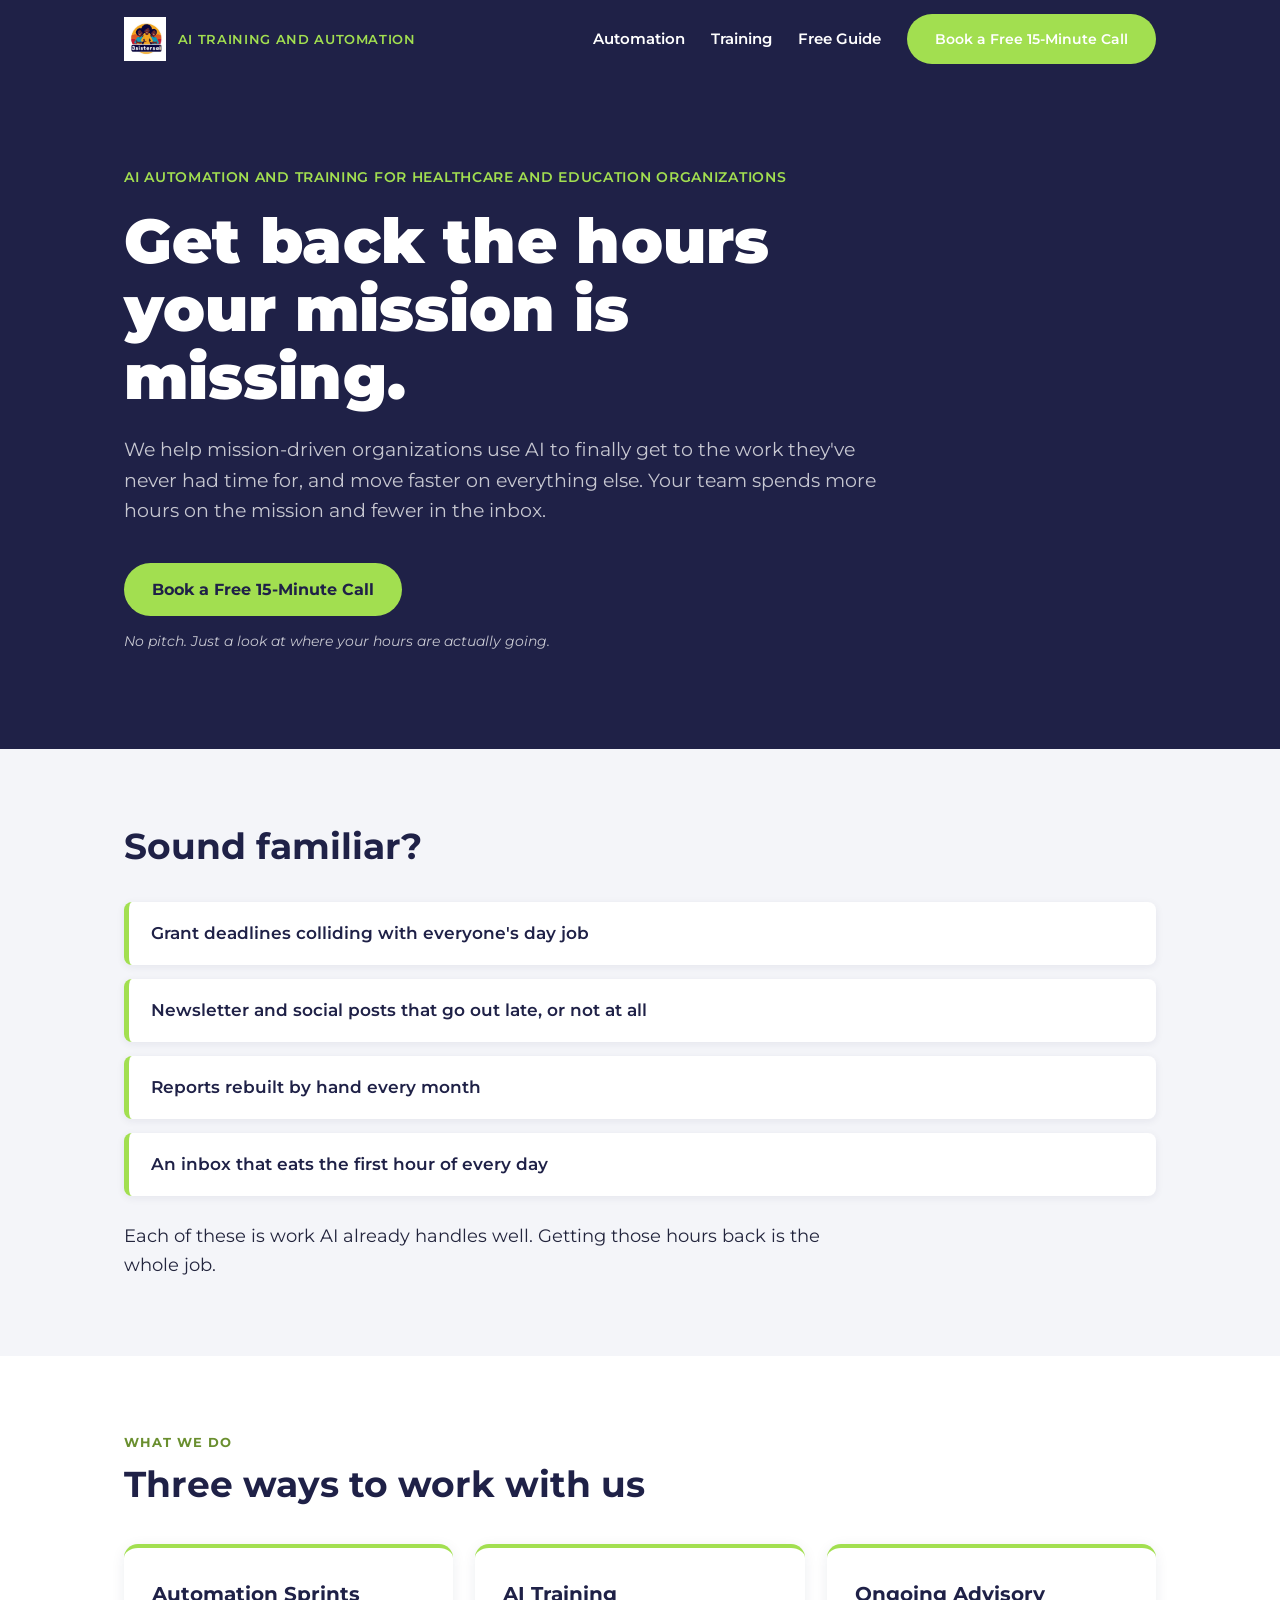
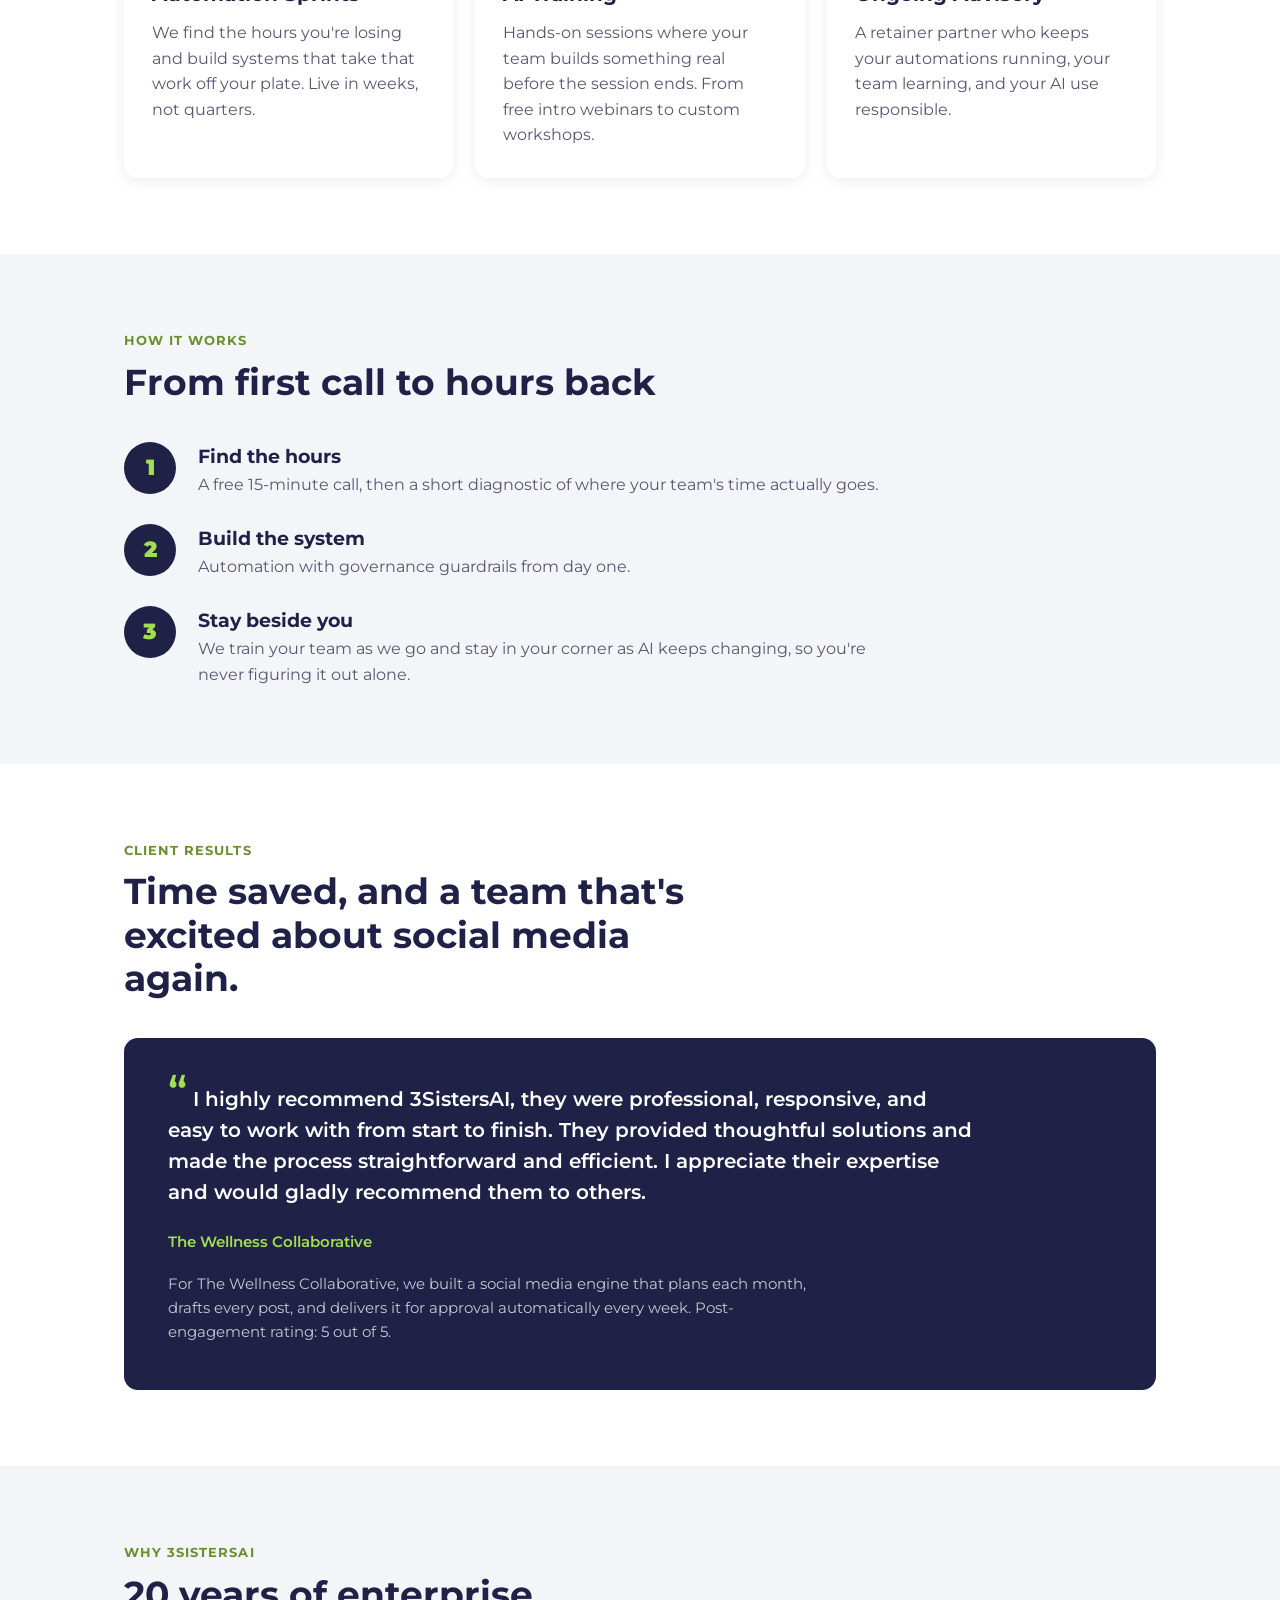
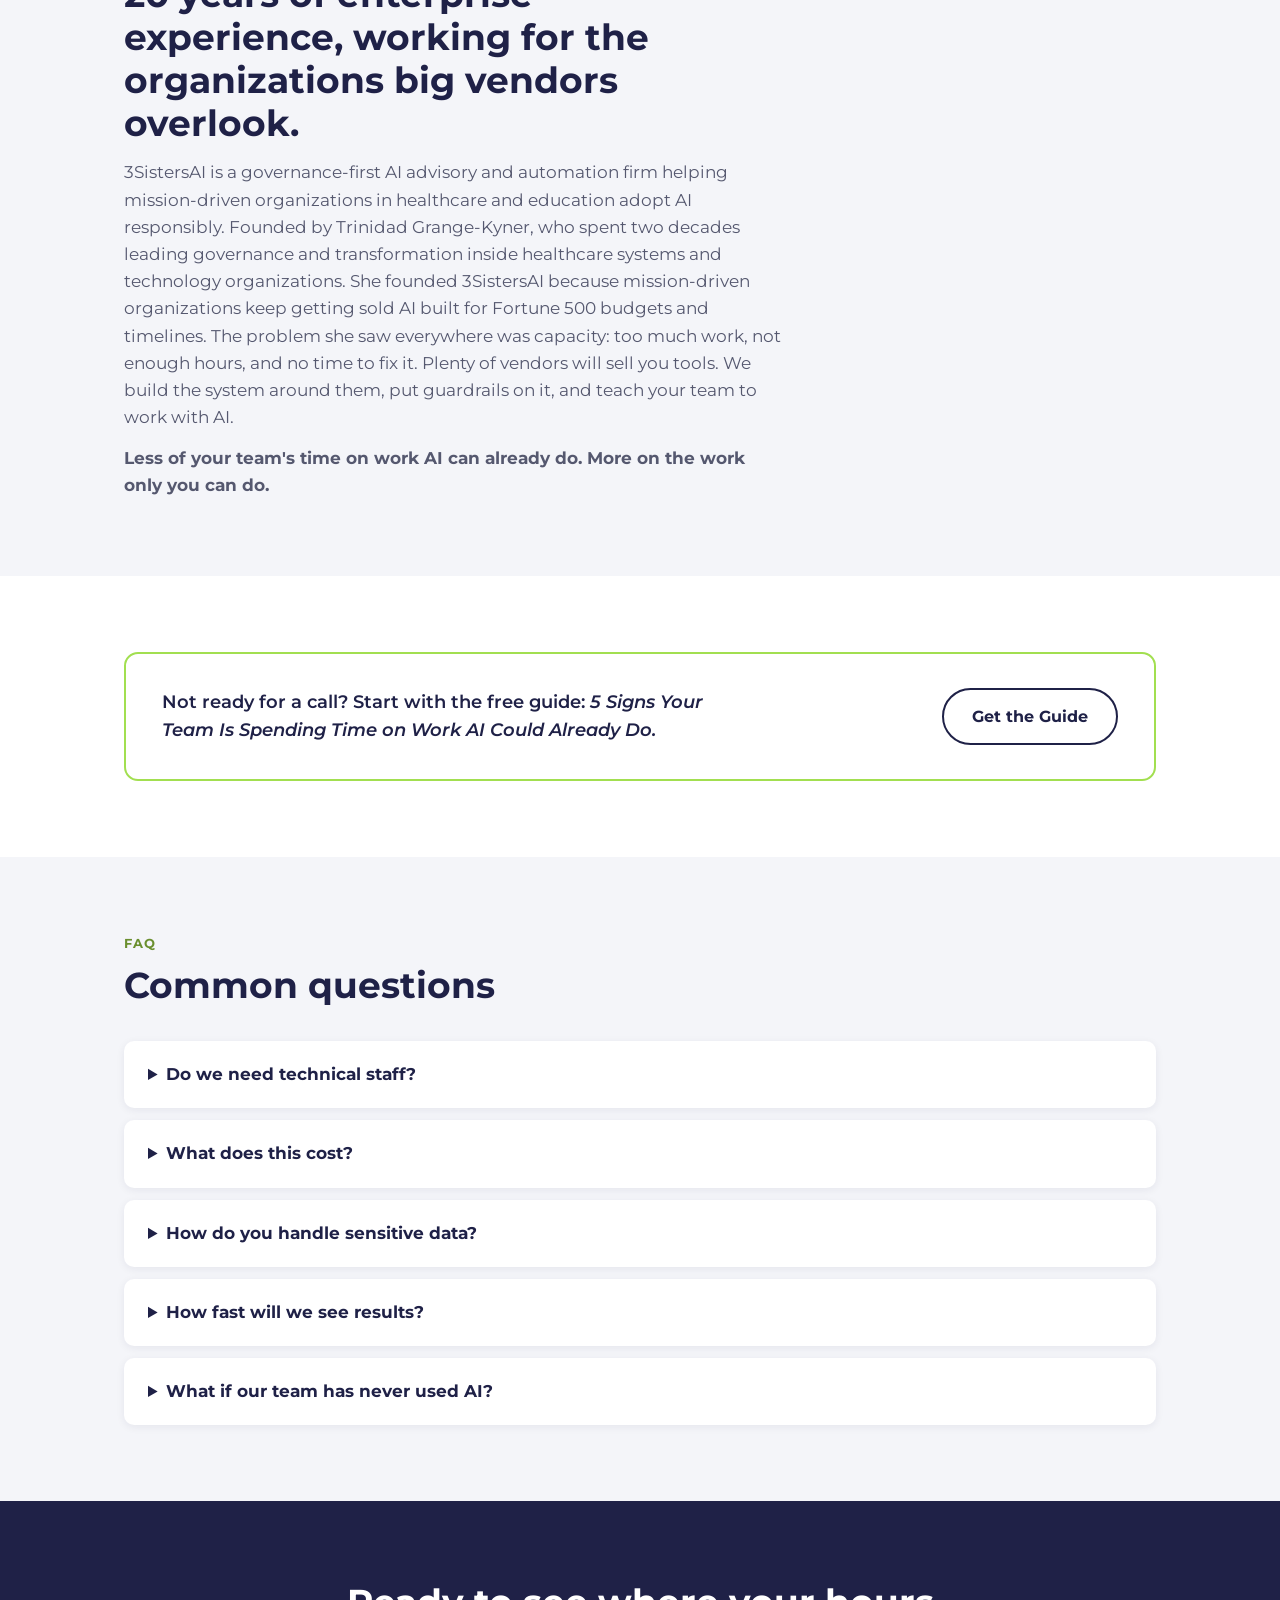
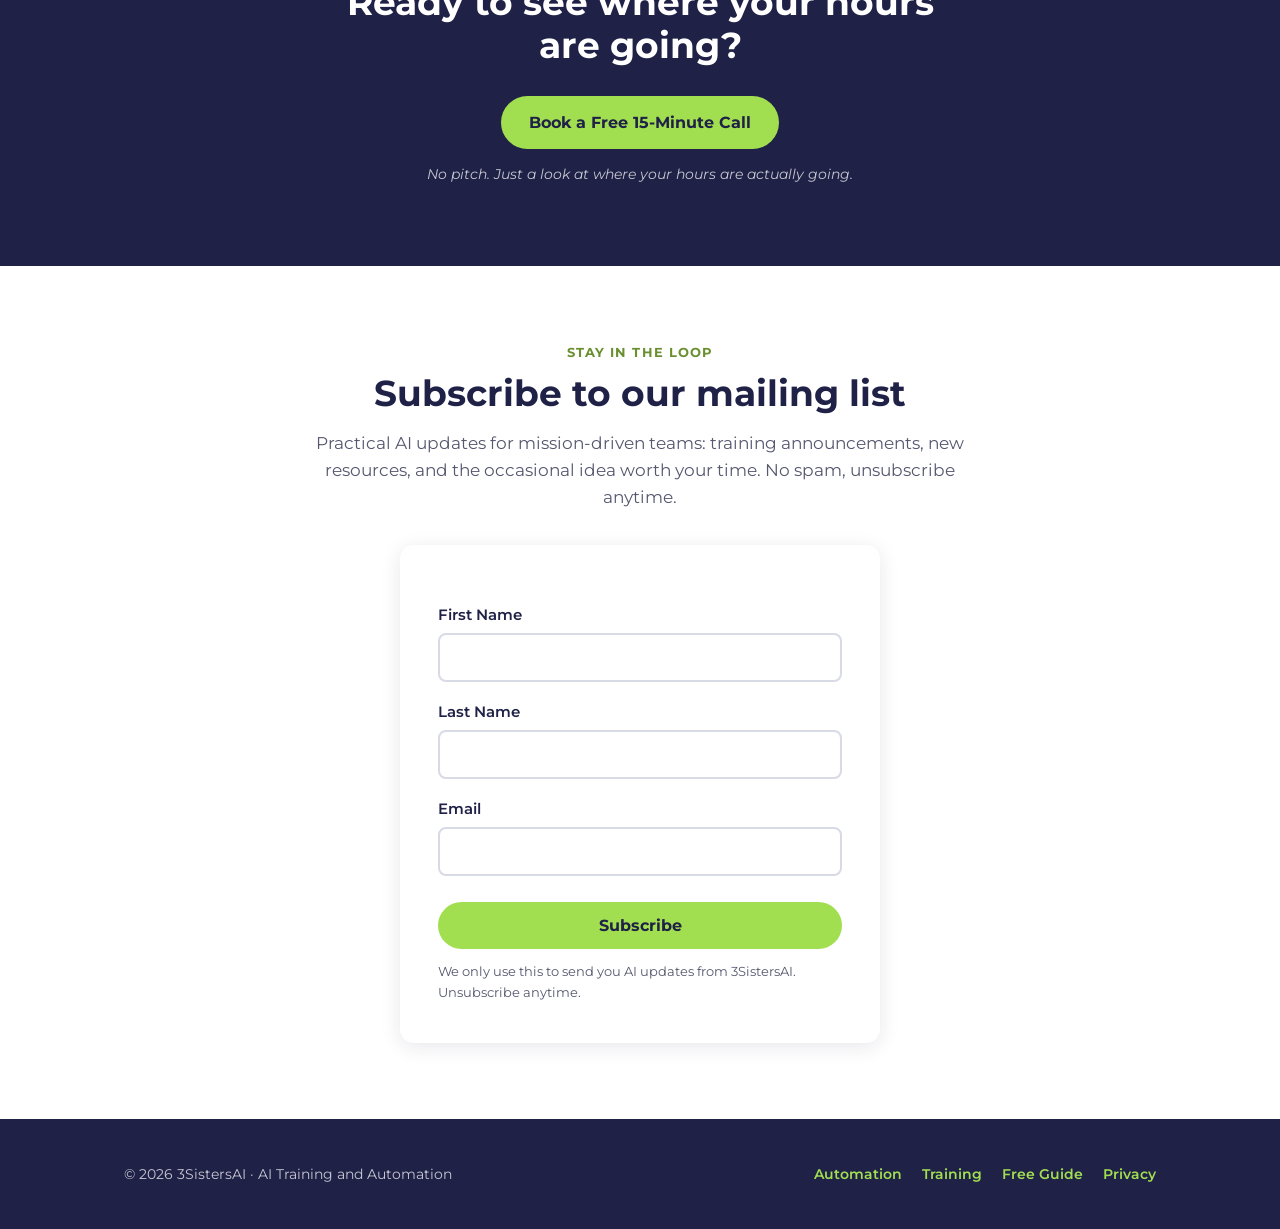
<file: index.html>
<!DOCTYPE html>
<html lang="en">
<head>
<meta charset="utf-8">
<meta name="viewport" content="width=device-width, initial-scale=1">
<title>3SistersAI — AI Automation and Training for Healthcare and Education Organizations</title>
<meta name="description" content="We help mission-driven organizations use AI to get back the hours their mission is missing. Automation, training, and ongoing advisory for healthcare and education.">
<link rel="preconnect" href="https://fonts.googleapis.com">
<link href="https://fonts.googleapis.com/css2?family=Montserrat:wght@400;600;700;900&display=swap" rel="stylesheet">
<link rel="stylesheet" href="/assets/style.css">
<link rel="icon" type="image/png" href="/assets/logo.png">
</head>
<body>

<header>
  <div class="nav">
    <a class="nav-brand" href="/">
      <img src="/assets/logo.png" alt="3SistersAI logo">
      <span>AI Training and Automation</span>
    </a>
    <button class="nav-toggle" id="navToggle" aria-label="Toggle menu" aria-expanded="false" aria-controls="navLinks">
      <span class="bar"></span>
      <span class="bar"></span>
      <span class="bar"></span>
    </button>
    <nav class="nav-links" id="navLinks">
      <a href="/automation/">Automation</a>
      <a href="/training/">Training</a>
      <a href="/guide/">Free Guide</a>
      <a class="btn" href="https://calendly.com/trinidad-grange-kyner-threesistersai/15min">Book a Free 15-Minute Call</a>
    </nav>
  </div>
</header>

<div class="hero">
  <div class="wrap">
    <p class="pre">AI automation and training for healthcare and education organizations</p>
    <h1>Get back the hours your mission is missing.</h1>
    <p class="sub">We help mission-driven organizations use AI to finally get to the work they've never had time for, and move faster on everything else. Your team spends more hours on the mission and fewer in the inbox.</p>
    <a class="btn" href="https://calendly.com/trinidad-grange-kyner-threesistersai/15min">Book a Free 15-Minute Call</a>
    <p class="cta-note">No pitch. Just a look at where your hours are actually going.</p>
  </div>
</div>

<section class="alt">
  <div class="wrap">
    <h2>Sound familiar?</h2>
    <ul class="pain-list">
      <li>Grant deadlines colliding with everyone's day job</li>
      <li>Newsletter and social posts that go out late, or not at all</li>
      <li>Reports rebuilt by hand every month</li>
      <li>An inbox that eats the first hour of every day</li>
    </ul>
    <p class="pain-close">Each of these is work AI already handles well. Getting those hours back is the whole job.</p>
  </div>
</section>

<section>
  <div class="wrap">
    <p class="label">What we do</p>
    <h2>Three ways to work with us</h2>
    <div class="cards">
      <div class="card">
        <h3>Automation Sprints</h3>
        <p>We find the hours you're losing and build systems that take that work off your plate. Live in weeks, not quarters.</p>
      </div>
      <div class="card">
        <h3>AI Training</h3>
        <p>Hands-on sessions where your team builds something real before the session ends. From free intro webinars to custom workshops.</p>
      </div>
      <div class="card">
        <h3>Ongoing Advisory</h3>
        <p>A retainer partner who keeps your automations running, your team learning, and your AI use responsible.</p>
      </div>
    </div>
  </div>
</section>

<section class="alt">
  <div class="wrap">
    <p class="label">How it works</p>
    <h2>From first call to hours back</h2>
    <div class="steps">
      <div class="step">
        <div>
          <h3>Find the hours</h3>
          <p>A free 15-minute call, then a short diagnostic of where your team's time actually goes.</p>
        </div>
      </div>
      <div class="step">
        <div>
          <h3>Build the system</h3>
          <p>Automation with governance guardrails from day one.</p>
        </div>
      </div>
      <div class="step">
        <div>
          <h3>Stay beside you</h3>
          <p>We train your team as we go and stay in your corner as AI keeps changing, so you're never figuring it out alone.</p>
        </div>
      </div>
    </div>
  </div>
</section>

<section>
  <div class="wrap">
    <p class="label">Client results</p>
    <h2>Time saved, and a team that's excited about social media again.</h2>
    <div class="quote-block">
      <blockquote>I highly recommend 3SistersAI, they were professional, responsive, and easy to work with from start to finish. They provided thoughtful solutions and made the process straightforward and efficient. I appreciate their expertise and would gladly recommend them to others.</blockquote>
      <cite>The Wellness Collaborative</cite>
      <p class="quote-context">For The Wellness Collaborative, we built a social media engine that plans each month, drafts every post, and delivers it for approval automatically every week. Post-engagement rating: 5 out of 5.</p>
    </div>
  </div>
</section>

<section class="alt">
  <div class="wrap">
    <p class="label">Why 3SistersAI</p>
    <h2>20 years of enterprise experience, working for the organizations big vendors overlook.</h2>
    <p class="section-intro">3SistersAI is a governance-first AI advisory and automation firm helping mission-driven organizations in healthcare and education adopt AI responsibly. Founded by Trinidad Grange-Kyner, who spent two decades leading governance and transformation inside healthcare systems and technology organizations. She founded 3SistersAI because mission-driven organizations keep getting sold AI built for Fortune 500 budgets and timelines. The problem she saw everywhere was capacity: too much work, not enough hours, and no time to fix it. Plenty of vendors will sell you tools. We build the system around them, put guardrails on it, and teach your team to work with AI.</p>
    <p class="section-intro"><strong>Less of your team's time on work AI can already do. More on the work only you can do.</strong></p>
  </div>
</section>

<section>
  <div class="wrap">
    <div class="promo">
      <p>Not ready for a call? Start with the free guide: <em>5 Signs Your Team Is Spending Time on Work AI Could Already Do.</em></p>
      <a class="btn btn-ghost" style="color:#1f2147;border-color:#1f2147" href="/guide/">Get the Guide</a>
    </div>
  </div>
</section>

<section class="alt">
  <div class="wrap">
    <p class="label">FAQ</p>
    <h2>Common questions</h2>
    <div class="faq">
      <details>
        <summary>Do we need technical staff?</summary>
        <p>No. Everything we build runs through tools your team already uses, and training assumes zero AI background.</p>
      </details>
      <details>
        <summary>What does this cost?</summary>
        <p>Intro webinars are free. Workshops and automation sprints are scoped to your size and budget on the 15-minute call.</p>
      </details>
      <details>
        <summary>How do you handle sensitive data?</summary>
        <p>Every engagement starts with governance guardrails: what AI may touch, what it may never touch, and who approves what. We write AI governance policies for clients as part of the work.</p>
      </details>
      <details>
        <summary>How fast will we see results?</summary>
        <p>First automations are typically live within weeks. Training pays back the next morning.</p>
      </details>
      <details>
        <summary>What if our team has never used AI?</summary>
        <p>That's most of our clients. The free intro webinar exists exactly for this.</p>
      </details>
    </div>
  </div>
</section>

<div class="cta-band">
  <div class="wrap">
    <h2>Ready to see where your hours are going?</h2>
    <a class="btn" href="https://calendly.com/trinidad-grange-kyner-threesistersai/15min">Book a Free 15-Minute Call</a>
    <p class="cta-note">No pitch. Just a look at where your hours are actually going.</p>
  </div>
</div>

<section>
  <div class="wrap">
    <div class="subscribe">
      <p class="label">Stay in the loop</p>
      <h2>Subscribe to our mailing list</h2>
      <p class="section-intro">Practical AI updates for mission-driven teams: training announcements, new resources, and the occasional idea worth your time. No spam, unsubscribe anytime.</p>
      <div class="subscribe-form">
        <div class="form-card">
          <form id="sib-form" method="POST" action="https://773bb602.sibforms.com/serve/[base64]">
            <label for="FIRSTNAME">First Name</label>
            <input maxlength="200" type="text" id="FIRSTNAME" name="FIRSTNAME" autocomplete="given-name" required>
            <label for="LASTNAME">Last Name</label>
            <input maxlength="200" type="text" id="LASTNAME" name="LASTNAME" autocomplete="family-name" required>
            <label for="EMAIL">Email</label>
            <input type="email" id="EMAIL" name="EMAIL" autocomplete="email" required>
            <!-- honeypot: real people never see or fill this -->
            <div class="hp" aria-hidden="true">
              <label for="email_address_check">Do not fill this field</label>
              <input type="text" id="email_address_check" name="email_address_check" tabindex="-1" autocomplete="off">
            </div>
            <input type="hidden" name="locale" value="en">
            <input type="hidden" name="html_type" value="simple">
            <button class="btn" type="submit">Subscribe</button>
            <p style="font-size:13px;color:#55586f;margin-top:12px">We only use this to send you AI updates from 3SistersAI. Unsubscribe anytime.</p>
          </form>
        </div>
      </div>
    </div>
  </div>
</section>

<footer>
  <div class="wrap">
    <div>© 2026 3SistersAI · AI Training and Automation</div>
    <nav>
      <a href="/automation/">Automation</a>
      <a href="/training/">Training</a>
      <a href="/guide/">Free Guide</a>
      <a href="/privacy/">Privacy</a>
    </nav>
  </div>
</footer>

<script src="/assets/nav.js" defer></script>
</body>
</html>
</file>
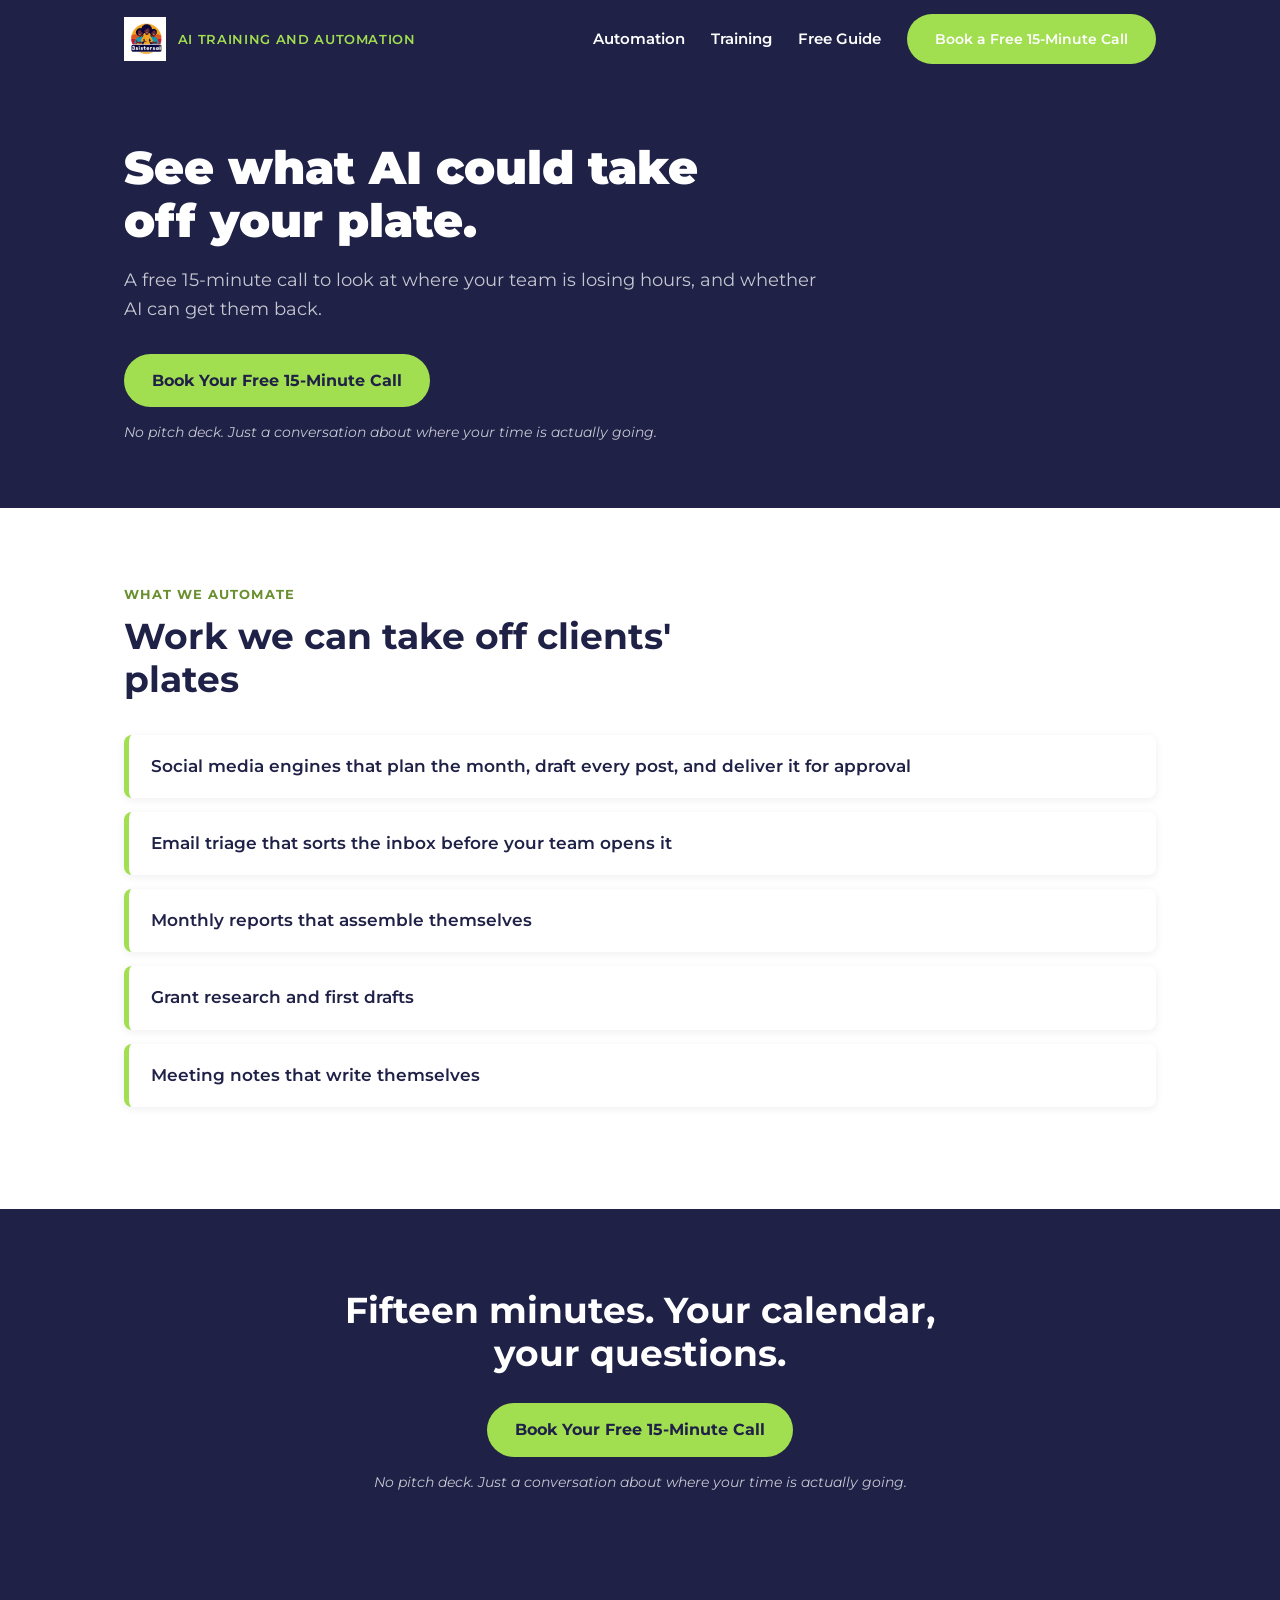
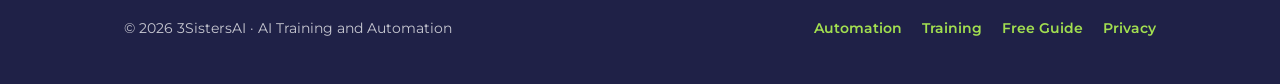
<file: automation/index.html>
<!DOCTYPE html>
<html lang="en">
<head>
<meta charset="utf-8">
<meta name="viewport" content="width=device-width, initial-scale=1">
<title>AI Automation — 3SistersAI</title>
<meta name="description" content="See what AI could take off your plate. A free 15-minute call to find where your team is losing hours, and whether AI can get them back.">
<link rel="preconnect" href="https://fonts.googleapis.com">
<link href="https://fonts.googleapis.com/css2?family=Montserrat:wght@400;600;700;900&display=swap" rel="stylesheet">
<link rel="stylesheet" href="/assets/style.css">
<link rel="icon" type="image/png" href="/assets/logo.png">
</head>
<body>

<header>
  <div class="nav">
    <a class="nav-brand" href="/">
      <img src="/assets/logo.png" alt="3SistersAI logo">
      <span>AI Training and Automation</span>
    </a>
    <button class="nav-toggle" id="navToggle" aria-label="Toggle menu" aria-expanded="false" aria-controls="navLinks">
      <span class="bar"></span>
      <span class="bar"></span>
      <span class="bar"></span>
    </button>
    <nav class="nav-links" id="navLinks">
      <a href="/automation/">Automation</a>
      <a href="/training/">Training</a>
      <a href="/guide/">Free Guide</a>
      <a class="btn" href="https://calendly.com/trinidad-grange-kyner-threesistersai/15min">Book a Free 15-Minute Call</a>
    </nav>
  </div>
</header>

<div class="page-hero">
  <div class="wrap">
    <h1>See what AI could take off your plate.</h1>
    <p class="sub">A free 15-minute call to look at where your team is losing hours, and whether AI can get them back.</p>
    <p style="margin-top:30px"><a class="btn" href="https://calendly.com/trinidad-grange-kyner-threesistersai/15min">Book Your Free 15-Minute Call</a></p>
    <p class="cta-note" style="color:rgba(255,255,255,0.75);font-size:14px;margin-top:14px;font-style:italic">No pitch deck. Just a conversation about where your time is actually going.</p>
  </div>
</div>

<section>
  <div class="wrap">
    <p class="label">What we automate</p>
    <h2>Work we can take off clients' plates</h2>
    <ul class="pain-list">
      <li>Social media engines that plan the month, draft every post, and deliver it for approval</li>
      <li>Email triage that sorts the inbox before your team opens it</li>
      <li>Monthly reports that assemble themselves</li>
      <li>Grant research and first drafts</li>
      <li>Meeting notes that write themselves</li>
    </ul>
  </div>
</section>

<div class="cta-band">
  <div class="wrap">
    <h2>Fifteen minutes. Your calendar, your questions.</h2>
    <a class="btn" href="https://calendly.com/trinidad-grange-kyner-threesistersai/15min">Book Your Free 15-Minute Call</a>
    <p class="cta-note">No pitch deck. Just a conversation about where your time is actually going.</p>
  </div>
</div>

<footer>
  <div class="wrap">
    <div>© 2026 3SistersAI · AI Training and Automation</div>
    <nav>
      <a href="/automation/">Automation</a>
      <a href="/training/">Training</a>
      <a href="/guide/">Free Guide</a>
      <a href="/privacy/">Privacy</a>
    </nav>
  </div>
</footer>

<script src="/assets/nav.js" defer></script>
</body>
</html>
</file>
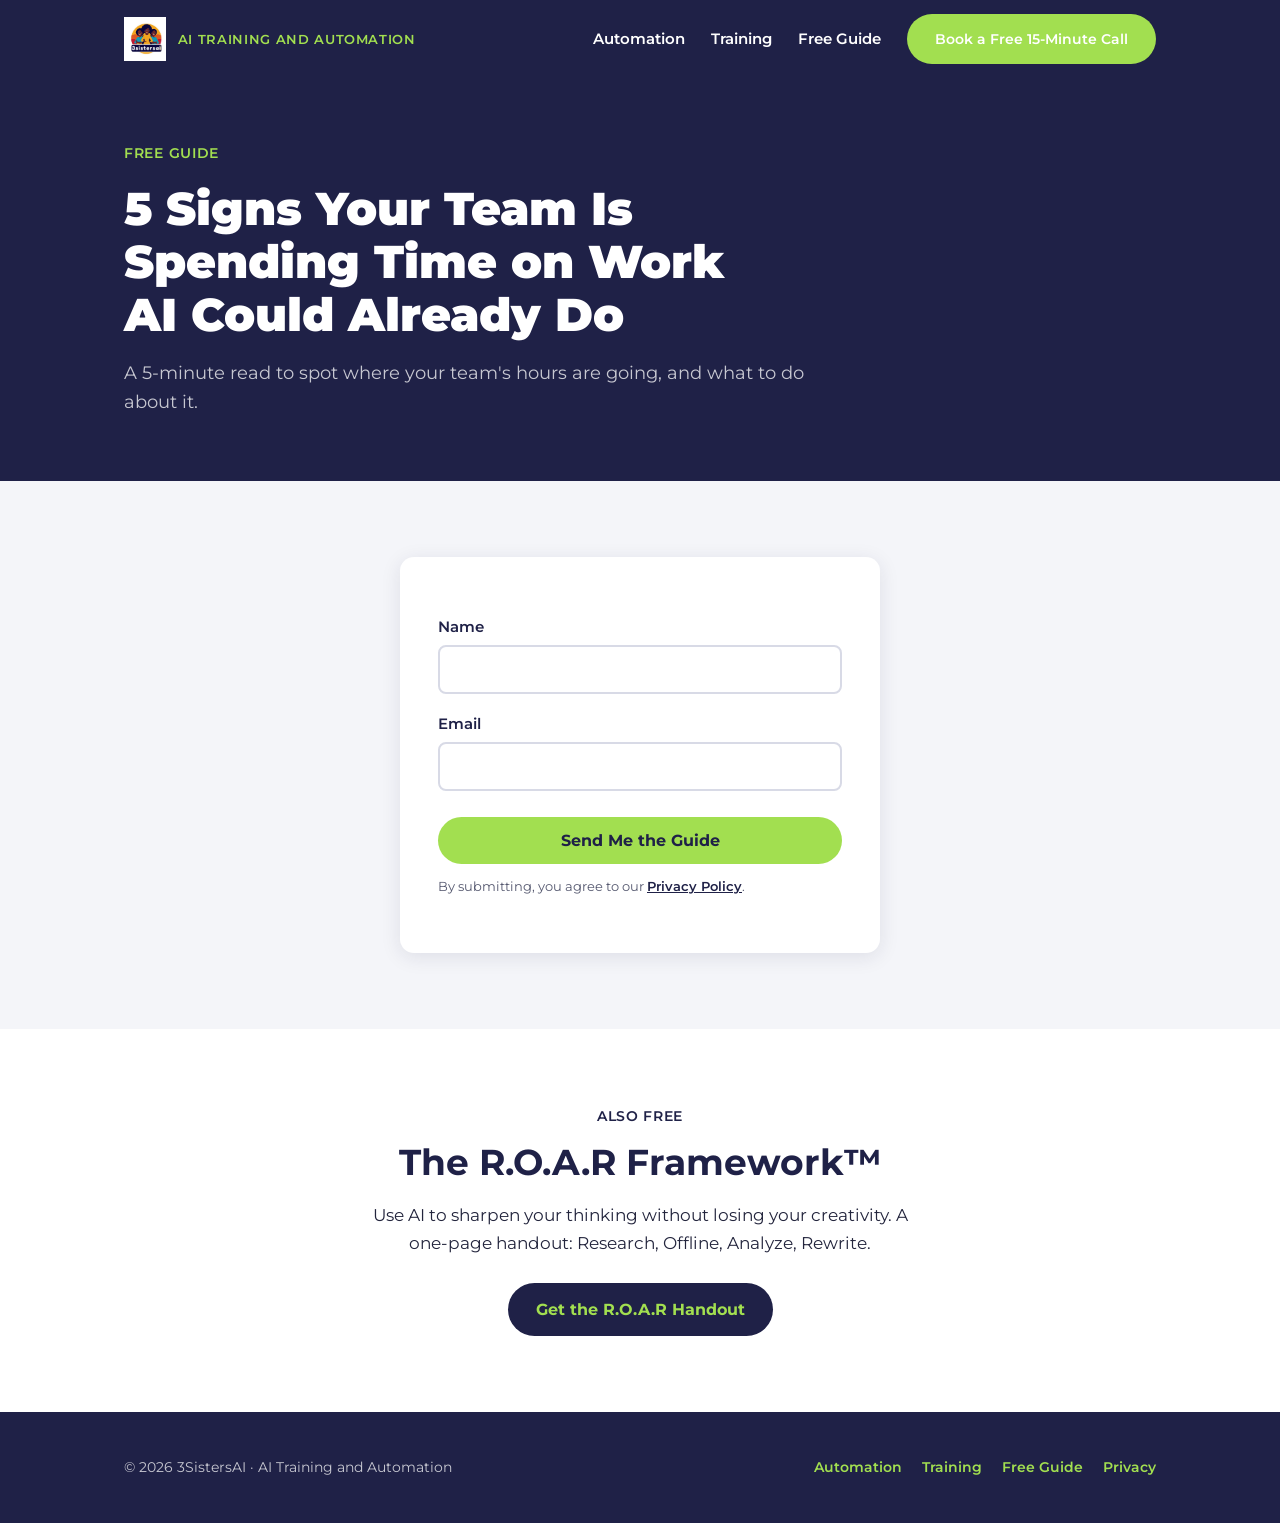
<file: guide/index.html>
<!DOCTYPE html>
<html lang="en">
<head>
<meta charset="utf-8">
<meta name="viewport" content="width=device-width, initial-scale=1">
<title>Free Guide — 5 Signs Your Team Is Spending Time on Work AI Could Already Do | 3SistersAI</title>
<meta name="description" content="A 5-minute read to spot where your team's hours are going, and what to do about it. Free from 3SistersAI.">
<link rel="preconnect" href="https://fonts.googleapis.com">
<link href="https://fonts.googleapis.com/css2?family=Montserrat:wght@400;600;700;900&display=swap" rel="stylesheet">
<link rel="stylesheet" href="/assets/style.css">
<link rel="icon" type="image/png" href="/assets/logo.png">
</head>
<body>

<header>
  <div class="nav">
    <a class="nav-brand" href="/">
      <img src="/assets/logo.png" alt="3SistersAI logo">
      <span>AI Training and Automation</span>
    </a>
    <button class="nav-toggle" id="navToggle" aria-label="Toggle menu" aria-expanded="false" aria-controls="navLinks">
      <span class="bar"></span>
      <span class="bar"></span>
      <span class="bar"></span>
    </button>
    <nav class="nav-links" id="navLinks">
      <a href="/automation/">Automation</a>
      <a href="/training/">Training</a>
      <a href="/guide/">Free Guide</a>
      <a class="btn" href="https://calendly.com/trinidad-grange-kyner-threesistersai/15min">Book a Free 15-Minute Call</a>
    </nav>
  </div>
</header>

<div class="page-hero">
  <div class="wrap">
    <p style="color:#a2df50;font-size:14px;font-weight:600;letter-spacing:0.05em;text-transform:uppercase;margin-bottom:18px;">Free guide</p>
    <h1>5 Signs Your Team Is Spending Time on Work AI Could Already Do</h1>
    <p class="sub">A 5-minute read to spot where your team's hours are going, and what to do about it.</p>
  </div>
</div>

<section class="alt">
  <div class="wrap" style="display:flex;justify-content:center">
    <div class="form-card">
      <form id="guide-form" novalidate>
        <label for="name">Name</label>
        <input type="text" id="name" name="name" autocomplete="name" required>
        <label for="email">Email</label>
        <input type="email" id="email" name="email" autocomplete="email" required>
        <!-- honeypot: real people never see or fill this -->
        <div class="hp" aria-hidden="true">
          <label for="company_website">Company website</label>
          <input type="text" id="company_website" name="company_website" tabindex="-1" autocomplete="off">
        </div>
        <button class="btn" type="submit">Send Me the Guide</button>
        <p style="font-size:13px;color:#55586f;margin-top:12px">By submitting, you agree to our <a href="/privacy/" style="color:#1f2147;font-weight:600">Privacy Policy</a>.</p>
        <p class="form-msg" id="form-msg" role="status"></p>
      </form>
    </div>
  </div>
</section>

<section>
  <div class="wrap" style="text-align:center">
    <p style="color:#1f2147;font-size:14px;font-weight:600;letter-spacing:0.05em;text-transform:uppercase;margin-bottom:14px">Also free</p>
    <h2 style="margin:0 auto">The R.O.A.R Framework™</h2>
    <p style="margin:18px auto 0;max-width:560px">Use AI to sharpen your thinking without losing your creativity. A one-page handout: Research, Offline, Analyze, Rewrite.</p>
    <p style="margin-top:26px"><a class="btn" style="background:#1f2147;color:#a2df50" href="/roar/">Get the R.O.A.R Handout</a></p>
  </div>
</section>

<footer>
  <div class="wrap">
    <div>© 2026 3SistersAI · AI Training and Automation</div>
    <nav>
      <a href="/automation/">Automation</a>
      <a href="/training/">Training</a>
      <a href="/guide/">Free Guide</a>
      <a href="/privacy/">Privacy</a>
    </nav>
  </div>
</footer>

<script src="/assets/nav.js" defer></script>
<script>
// Supabase REST insert — safe to expose the ANON key only (never the service_role key).
// The leads table has row-level security allowing anonymous INSERT and nothing else.
var SUPABASE_URL = "https://nvjfcirezbfpijuutsdk.supabase.co";
var SUPABASE_ANON_KEY = "eyJhbGciOiJIUzI1NiIsInR5cCI6IkpXVCJ9.eyJpc3MiOiJzdXBhYmFzZSIsInJlZiI6Im52amZjaXJlemJmcGlqdXV0c2RrIiwicm9sZSI6ImFub24iLCJpYXQiOjE3NzE5OTIzMzQsImV4cCI6MjA4NzU2ODMzNH0.UYvbwi1j4-ptfiiIhSu1rYdw8OUblHxTUKHQSJbr8Fo"; // Supabase Dashboard -> Settings -> API -> anon public

document.getElementById("guide-form").addEventListener("submit", function (e) {
  e.preventDefault();
  var msg = document.getElementById("form-msg");
  var name = document.getElementById("name").value.trim();
  var email = document.getElementById("email").value.trim();

  // spam honeypot: silently pretend success
  if (document.getElementById("company_website").value) {
    window.location.href = "/guide/thanks/";
    return;
  }
  if (!name || !email || email.indexOf("@") < 1) {
    msg.textContent = "Please enter your name and a valid email.";
    msg.className = "form-msg err";
    return;
  }

  msg.textContent = "Sending…";
  msg.className = "form-msg";

  fetch(SUPABASE_URL + "/rest/v1/leads", {
    method: "POST",
    headers: {
      "Content-Type": "application/json",
      "apikey": SUPABASE_ANON_KEY,
      "Authorization": "Bearer " + SUPABASE_ANON_KEY,
      "Prefer": "return=minimal"
    },
    body: JSON.stringify({ name: name, email: email, source: "website-guide" })
  })
    .then(function (res) {
      if (res.ok) {
        window.location.href = "/guide/thanks/";
      } else {
        throw new Error("insert failed: " + res.status);
      }
    })
    .catch(function () {
      msg.textContent = "Something went wrong. Email us instead: trinidad.grange-kyner@threesistersai.com";
      msg.className = "form-msg err";
    });
});
</script>

</body>
</html>
</file>
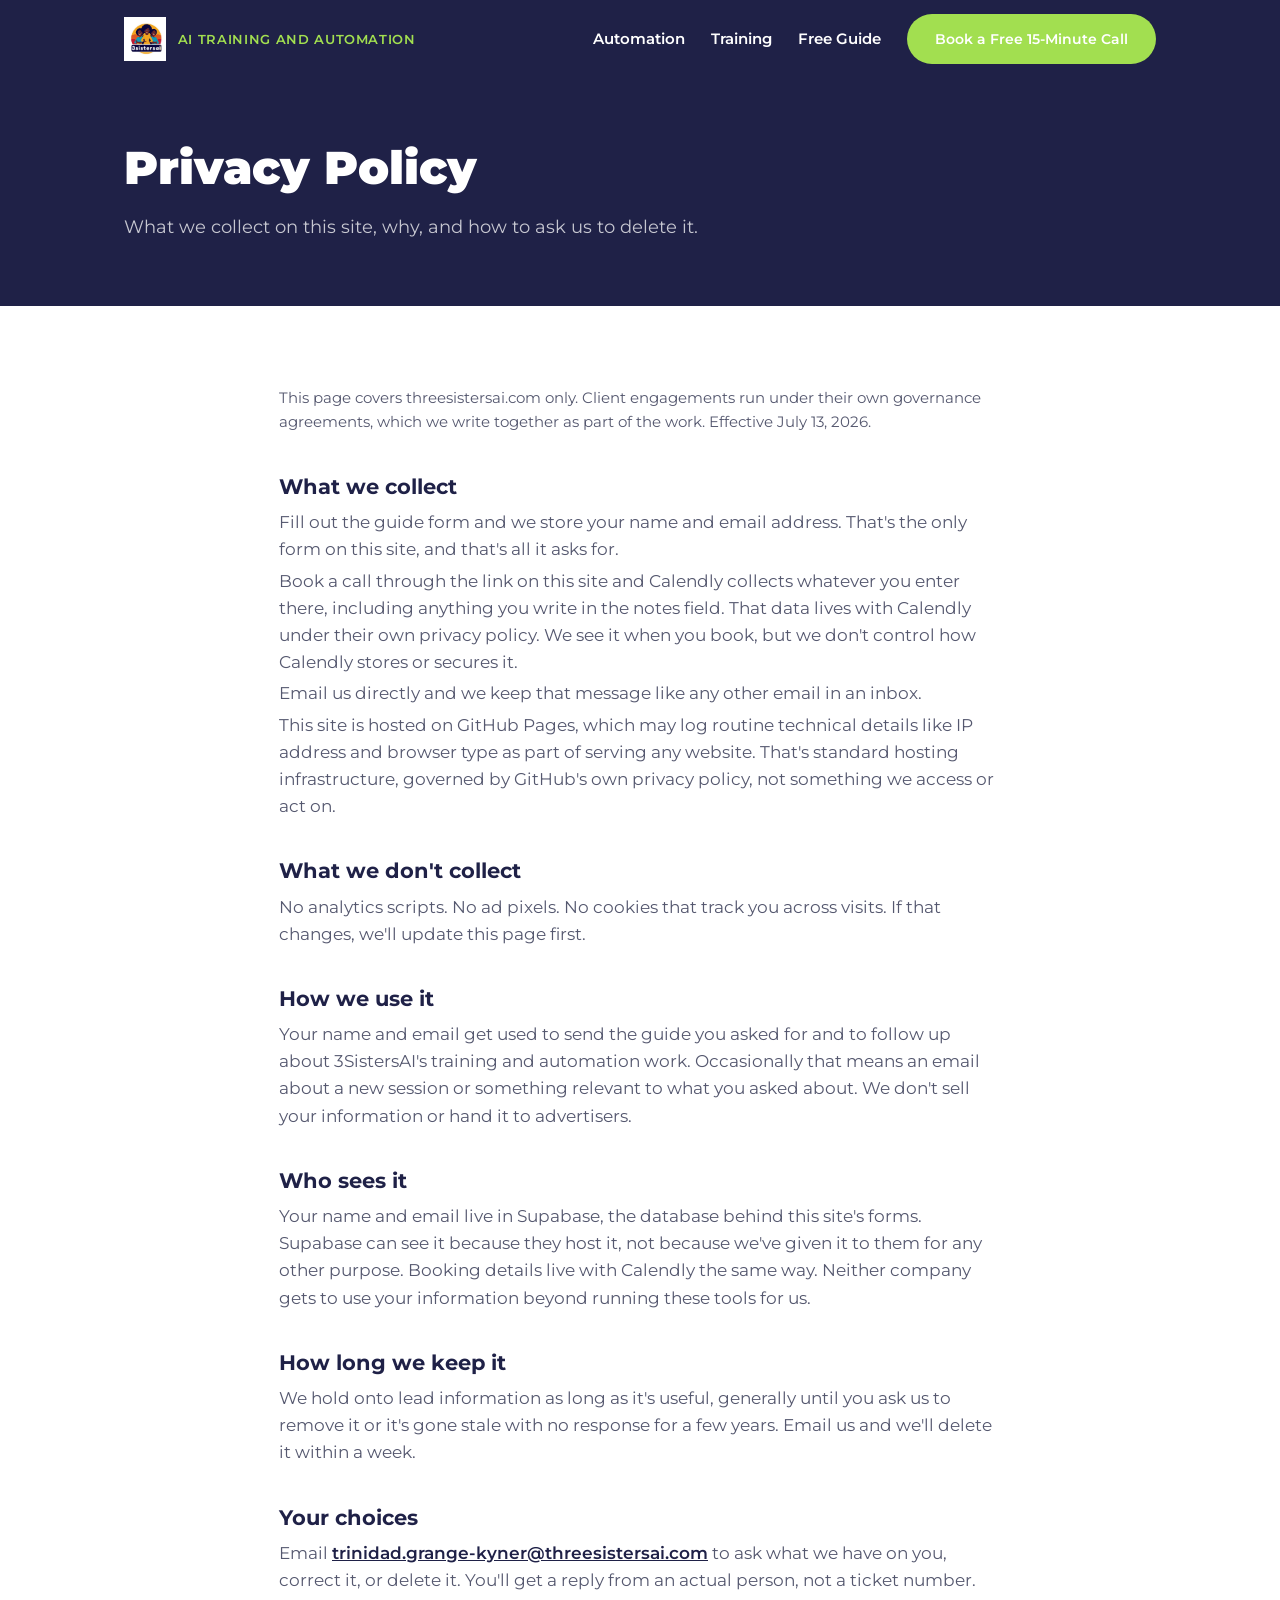
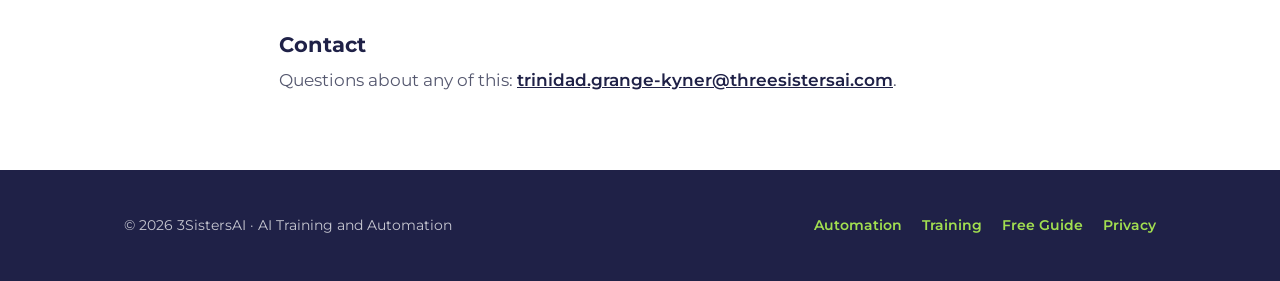
<file: privacy/index.html>
<!DOCTYPE html>
<html lang="en">
<head>
<meta charset="utf-8">
<meta name="viewport" content="width=device-width, initial-scale=1">
<title>Privacy Policy — 3SistersAI</title>
<meta name="description" content="What 3SistersAI collects on this site, why, and how to ask us to delete it.">
<link rel="preconnect" href="https://fonts.googleapis.com">
<link href="https://fonts.googleapis.com/css2?family=Montserrat:wght@400;600;700;900&display=swap" rel="stylesheet">
<link rel="stylesheet" href="/assets/style.css">
<link rel="icon" type="image/png" href="/assets/logo.png">
</head>
<body>

<header>
  <div class="nav">
    <a class="nav-brand" href="/">
      <img src="/assets/logo.png" alt="3SistersAI logo">
      <span>AI Training and Automation</span>
    </a>
    <button class="nav-toggle" id="navToggle" aria-label="Toggle menu" aria-expanded="false" aria-controls="navLinks">
      <span class="bar"></span>
      <span class="bar"></span>
      <span class="bar"></span>
    </button>
    <nav class="nav-links" id="navLinks">
      <a href="/automation/">Automation</a>
      <a href="/training/">Training</a>
      <a href="/guide/">Free Guide</a>
      <a class="btn" href="https://calendly.com/trinidad-grange-kyner-threesistersai/15min">Book a Free 15-Minute Call</a>
    </nav>
  </div>
</header>

<div class="page-hero">
  <div class="wrap">
    <h1>Privacy Policy</h1>
    <p class="sub">What we collect on this site, why, and how to ask us to delete it.</p>
  </div>
</div>

<section>
  <div class="wrap legal">
    <p>This page covers threesistersai.com only. Client engagements run under their own governance agreements, which we write together as part of the work. Effective July 13, 2026.</p>

    <h2>What we collect</h2>
    <p>Fill out the guide form and we store your name and email address. That's the only form on this site, and that's all it asks for.</p>
    <p>Book a call through the link on this site and Calendly collects whatever you enter there, including anything you write in the notes field. That data lives with Calendly under their own privacy policy. We see it when you book, but we don't control how Calendly stores or secures it.</p>
    <p>Email us directly and we keep that message like any other email in an inbox.</p>
    <p>This site is hosted on GitHub Pages, which may log routine technical details like IP address and browser type as part of serving any website. That's standard hosting infrastructure, governed by GitHub's own privacy policy, not something we access or act on.</p>

    <h2>What we don't collect</h2>
    <p>No analytics scripts. No ad pixels. No cookies that track you across visits. If that changes, we'll update this page first.</p>

    <h2>How we use it</h2>
    <p>Your name and email get used to send the guide you asked for and to follow up about 3SistersAI's training and automation work. Occasionally that means an email about a new session or something relevant to what you asked about. We don't sell your information or hand it to advertisers.</p>

    <h2>Who sees it</h2>
    <p>Your name and email live in Supabase, the database behind this site's forms. Supabase can see it because they host it, not because we've given it to them for any other purpose. Booking details live with Calendly the same way. Neither company gets to use your information beyond running these tools for us.</p>

    <h2>How long we keep it</h2>
    <p>We hold onto lead information as long as it's useful, generally until you ask us to remove it or it's gone stale with no response for a few years. Email us and we'll delete it within a week.</p>

    <h2>Your choices</h2>
    <p>Email <a href="mailto:trinidad.grange-kyner@threesistersai.com" style="color:#1f2147;font-weight:600">trinidad.grange-kyner@threesistersai.com</a> to ask what we have on you, correct it, or delete it. You'll get a reply from an actual person, not a ticket number.</p>

    <h2>Contact</h2>
    <p>Questions about any of this: <a href="mailto:trinidad.grange-kyner@threesistersai.com" style="color:#1f2147;font-weight:600">trinidad.grange-kyner@threesistersai.com</a>.</p>
  </div>
</section>

<footer>
  <div class="wrap">
    <div>© 2026 3SistersAI · AI Training and Automation</div>
    <nav>
      <a href="/automation/">Automation</a>
      <a href="/training/">Training</a>
      <a href="/guide/">Free Guide</a>
      <a href="/privacy/">Privacy</a>
    </nav>
  </div>
</footer>

<script src="/assets/nav.js" defer></script>
</body>
</html>
</file>
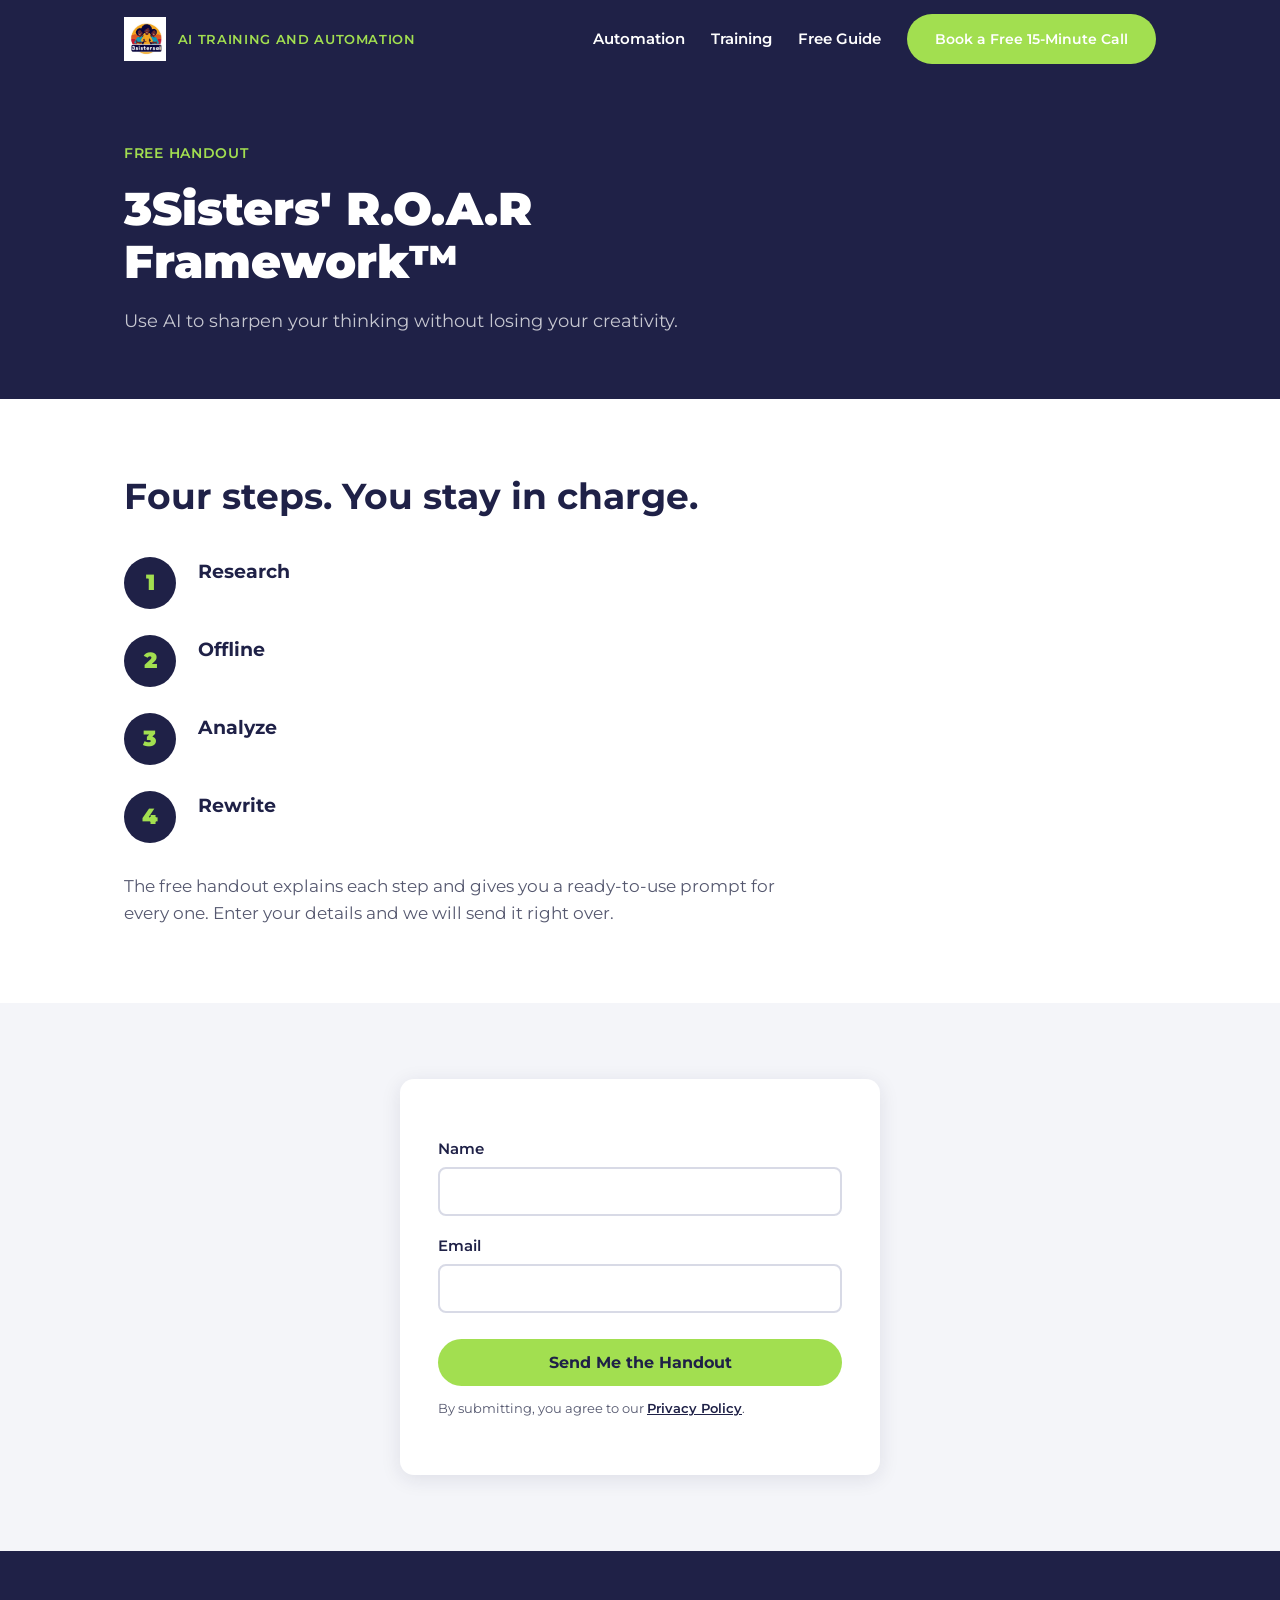
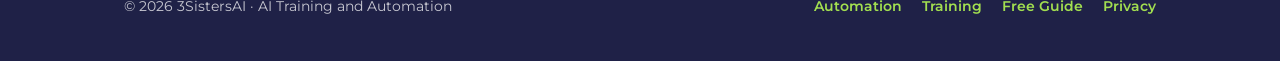
<file: roar/index.html>
<!DOCTYPE html>
<html lang="en">
<head>
<meta charset="utf-8">
<meta name="viewport" content="width=device-width, initial-scale=1">
<title>3Sisters' R.O.A.R Framework™ | 3SistersAI</title>
<meta name="description" content="A free one-page handout with four steps and ready-to-use prompts for using AI while keeping your own voice and ideas. From 3SistersAI.">
<link rel="preconnect" href="https://fonts.googleapis.com">
<link href="https://fonts.googleapis.com/css2?family=Montserrat:wght@400;600;700;900&display=swap" rel="stylesheet">
<link rel="stylesheet" href="/assets/style.css">
<link rel="icon" type="image/png" href="/assets/logo.png">
</head>
<body>

<header>
  <div class="nav">
    <a class="nav-brand" href="/">
      <img src="/assets/logo.png" alt="3SistersAI logo">
      <span>AI Training and Automation</span>
    </a>
    <button class="nav-toggle" id="navToggle" aria-label="Toggle menu" aria-expanded="false" aria-controls="navLinks">
      <span class="bar"></span>
      <span class="bar"></span>
      <span class="bar"></span>
    </button>
    <nav class="nav-links" id="navLinks">
      <a href="/automation/">Automation</a>
      <a href="/training/">Training</a>
      <a href="/guide/">Free Guide</a>
      <a class="btn" href="https://calendly.com/trinidad-grange-kyner-threesistersai/15min">Book a Free 15-Minute Call</a>
    </nav>
  </div>
</header>

<div class="page-hero">
  <div class="wrap">
    <p style="color:#a2df50;font-size:14px;font-weight:600;letter-spacing:0.05em;text-transform:uppercase;margin-bottom:18px;">Free handout</p>
    <h1>3Sisters' R.O.A.R Framework™</h1>
    <p class="sub">Use AI to sharpen your thinking without losing your creativity.</p>
  </div>
</div>

<section>
  <div class="wrap">
    <h2>Four steps. You stay in charge.</h2>
    <div class="steps">
      <div class="step"><div><h3>Research</h3></div></div>
      <div class="step"><div><h3>Offline</h3></div></div>
      <div class="step"><div><h3>Analyze</h3></div></div>
      <div class="step"><div><h3>Rewrite</h3></div></div>
    </div>
    <p class="section-intro" style="margin-top:30px">The free handout explains each step and gives you a ready-to-use prompt for every one. Enter your details and we will send it right over.</p>
  </div>
</section>

<section class="alt">
  <div class="wrap" style="display:flex;justify-content:center">
    <div class="form-card">
      <form id="roar-form" novalidate>
        <label for="name">Name</label>
        <input type="text" id="name" name="name" autocomplete="name" required>
        <label for="email">Email</label>
        <input type="email" id="email" name="email" autocomplete="email" required>
        <!-- honeypot: real people never see or fill this -->
        <div class="hp" aria-hidden="true">
          <label for="company_website">Company website</label>
          <input type="text" id="company_website" name="company_website" tabindex="-1" autocomplete="off">
        </div>
        <button class="btn" type="submit">Send Me the Handout</button>
        <p style="font-size:13px;color:#55586f;margin-top:12px">By submitting, you agree to our <a href="/privacy/" style="color:#1f2147;font-weight:600">Privacy Policy</a>.</p>
        <p class="form-msg" id="form-msg" role="status"></p>
      </form>
    </div>
  </div>
</section>

<footer>
  <div class="wrap">
    <div>© 2026 3SistersAI · AI Training and Automation</div>
    <nav>
      <a href="/automation/">Automation</a>
      <a href="/training/">Training</a>
      <a href="/guide/">Free Guide</a>
      <a href="/privacy/">Privacy</a>
    </nav>
  </div>
</footer>

<script src="/assets/nav.js" defer></script>
<script>
// Supabase REST insert — safe to expose the ANON key only (never the service_role key).
// The leads table has row-level security allowing anonymous INSERT and nothing else.
var SUPABASE_URL = "https://nvjfcirezbfpijuutsdk.supabase.co";
var SUPABASE_ANON_KEY = "eyJhbGciOiJIUzI1NiIsInR5cCI6IkpXVCJ9.eyJpc3MiOiJzdXBhYmFzZSIsInJlZiI6Im52amZjaXJlemJmcGlqdXV0c2RrIiwicm9sZSI6ImFub24iLCJpYXQiOjE3NzE5OTIzMzQsImV4cCI6MjA4NzU2ODMzNH0.UYvbwi1j4-ptfiiIhSu1rYdw8OUblHxTUKHQSJbr8Fo"; // Supabase Dashboard -> Settings -> API -> anon public

document.getElementById("roar-form").addEventListener("submit", function (e) {
  e.preventDefault();
  var msg = document.getElementById("form-msg");
  var name = document.getElementById("name").value.trim();
  var email = document.getElementById("email").value.trim();

  // spam honeypot: silently pretend success
  if (document.getElementById("company_website").value) {
    window.location.href = "/roar/thanks/";
    return;
  }
  if (!name || !email || email.indexOf("@") < 1) {
    msg.textContent = "Please enter your name and a valid email.";
    msg.className = "form-msg err";
    return;
  }

  msg.textContent = "Sending…";
  msg.className = "form-msg";

  fetch(SUPABASE_URL + "/rest/v1/leads", {
    method: "POST",
    headers: {
      "Content-Type": "application/json",
      "apikey": SUPABASE_ANON_KEY,
      "Authorization": "Bearer " + SUPABASE_ANON_KEY,
      "Prefer": "return=minimal"
    },
    body: JSON.stringify({ name: name, email: email, source: "website-roar" })
  })
    .then(function (res) {
      if (res.ok) {
        window.location.href = "/roar/thanks/";
      } else {
        throw new Error("insert failed: " + res.status);
      }
    })
    .catch(function () {
      msg.textContent = "Something went wrong. Email us instead: trinidad.grange-kyner@threesistersai.com";
      msg.className = "form-msg err";
    });
});
</script>

</body>
</html>
</file>
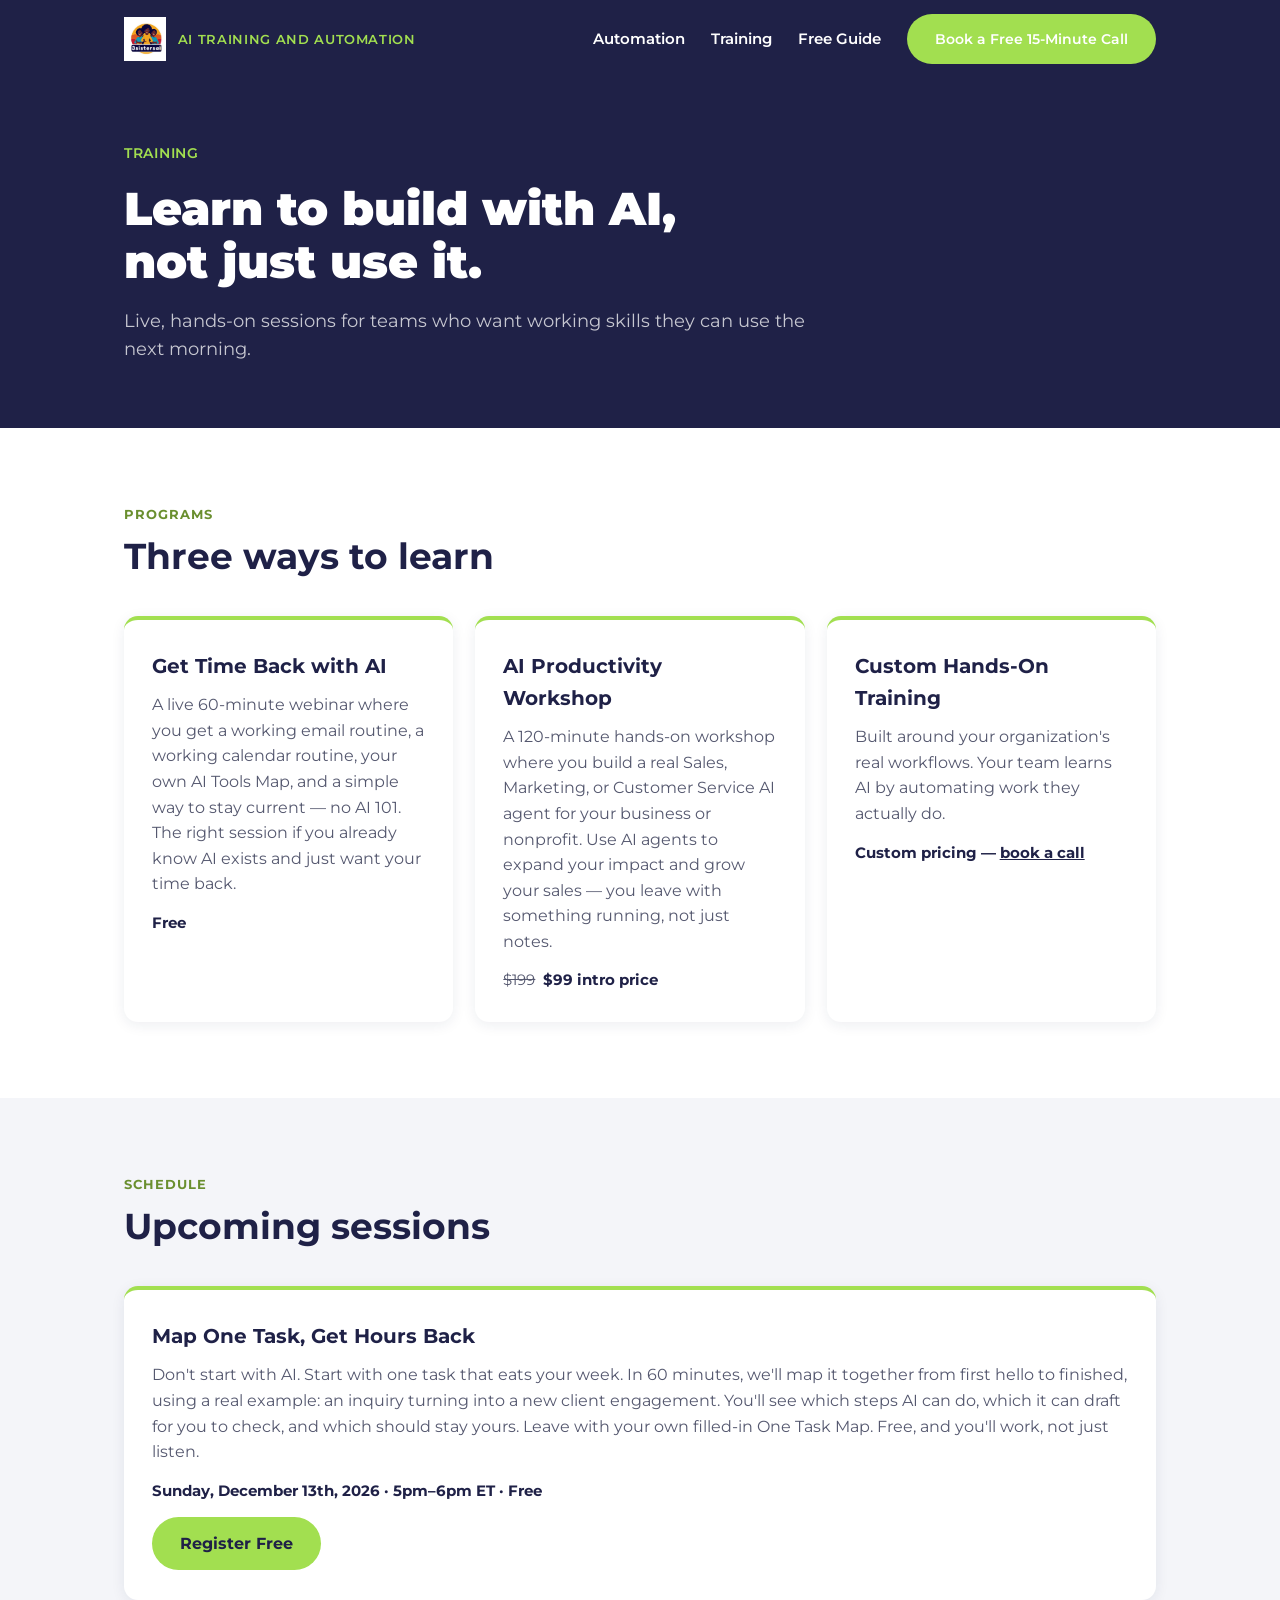
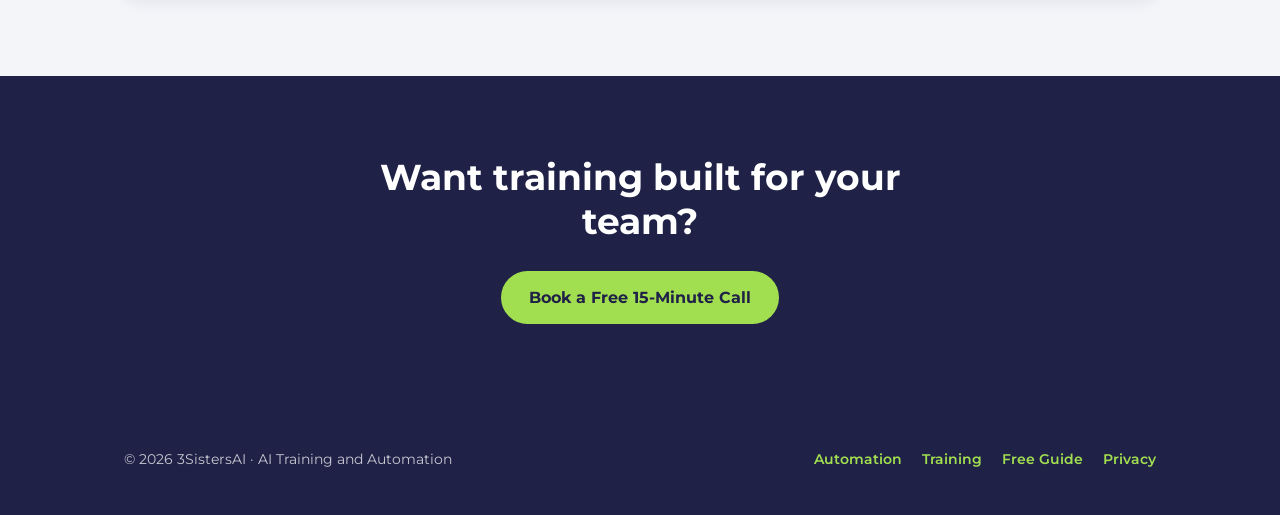
<file: training/index.html>
<!DOCTYPE html>
<html lang="en">
<head>
<meta charset="utf-8">
<meta name="viewport" content="width=device-width, initial-scale=1">
<title>AI Training — 3SistersAI</title>
<meta name="description" content="Live, hands-on AI training for teams: free intro webinars, the AI Productivity Workshop, and custom hands-on sessions for your organization.">
<link rel="preconnect" href="https://fonts.googleapis.com">
<link href="https://fonts.googleapis.com/css2?family=Montserrat:wght@400;600;700;900&display=swap" rel="stylesheet">
<link rel="stylesheet" href="/assets/style.css">
<link rel="icon" type="image/png" href="/assets/logo.png">
</head>
<body>

<header>
  <div class="nav">
    <a class="nav-brand" href="/">
      <img src="/assets/logo.png" alt="3SistersAI logo">
      <span>AI Training and Automation</span>
    </a>
    <button class="nav-toggle" id="navToggle" aria-label="Toggle menu" aria-expanded="false" aria-controls="navLinks">
      <span class="bar"></span>
      <span class="bar"></span>
      <span class="bar"></span>
    </button>
    <nav class="nav-links" id="navLinks">
      <a href="/automation/">Automation</a>
      <a href="/training/">Training</a>
      <a href="/guide/">Free Guide</a>
      <a class="btn" href="https://calendly.com/trinidad-grange-kyner-threesistersai/15min">Book a Free 15-Minute Call</a>
    </nav>
  </div>
</header>

<div class="page-hero">
  <div class="wrap">
    <p class="pre" style="color:#a2df50;font-size:14px;font-weight:600;letter-spacing:0.05em;text-transform:uppercase;margin-bottom:18px;">Training</p>
    <h1>Learn to build with AI, not just use it.</h1>
    <p class="sub">Live, hands-on sessions for teams who want working skills they can use the next morning.</p>
  </div>
</div>

<section>
  <div class="wrap">
    <p class="label">Programs</p>
    <h2>Three ways to learn</h2>
    <div class="cards">
      <div class="card">
        <h3>Get Time Back with AI</h3>
        <p>A live 60-minute webinar where you get a working email routine, a working calendar routine, your own AI Tools Map, and a simple way to stay current — no AI 101. The right session if you already know AI exists and just want your time back.</p>
        <p class="price">Free</p>
      </div>
      <div class="card">
        <h3>AI Productivity Workshop</h3>
        <p>A 120-minute hands-on workshop where you build a real Sales, Marketing, or Customer Service AI agent for your business or nonprofit. Use AI agents to expand your impact and grow your sales — you leave with something running, not just notes.</p>
        <p class="price"><s>$199</s> &nbsp;$99 intro price</p>
      </div>
      <div class="card">
        <h3>Custom Hands-On Training</h3>
        <p>Built around your organization's real workflows. Your team learns AI by automating work they actually do.</p>
        <p class="price">Custom pricing — <a href="https://calendly.com/trinidad-grange-kyner-threesistersai/15min" style="color:#1f2147">book a call</a></p>
      </div>
    </div>
  </div>
</section>

<section class="alt">
  <div class="wrap">
    <p class="label">Schedule</p>
    <h2>Upcoming sessions</h2>
    <!-- UPCOMING-SESSIONS: when a new event is scheduled via /training-marketing, add a card here
         with event name, date/time ET, and the Luma registration link. Remove the empty-state div. -->
    <div class="cards">
      <div class="card">
        <h3>Map One Task, Get Hours Back</h3>
        <p>Don't start with AI. Start with one task that eats your week. In 60 minutes, we'll map it together from first hello to finished, using a real example: an inquiry turning into a new client engagement. You'll see which steps AI can do, which it can draft for you to check, and which should stay yours. Leave with your own filled-in One Task Map. Free, and you'll work, not just listen.</p>
        <p class="price">Sunday, December 13th, 2026 · 5pm–6pm ET · Free</p>
        <p style="margin-top:14px"><a class="btn" href="https://luma.com/vo0r258w">Register Free</a></p>
      </div>
    </div>
  </div>
</section>

<div class="cta-band">
  <div class="wrap">
    <h2>Want training built for your team?</h2>
    <a class="btn" href="https://calendly.com/trinidad-grange-kyner-threesistersai/15min">Book a Free 15-Minute Call</a>
  </div>
</div>

<footer>
  <div class="wrap">
    <div>© 2026 3SistersAI · AI Training and Automation</div>
    <nav>
      <a href="/automation/">Automation</a>
      <a href="/training/">Training</a>
      <a href="/guide/">Free Guide</a>
      <a href="/privacy/">Privacy</a>
    </nav>
  </div>
</footer>

<script src="/assets/nav.js" defer></script>
</body>
</html>
</file>
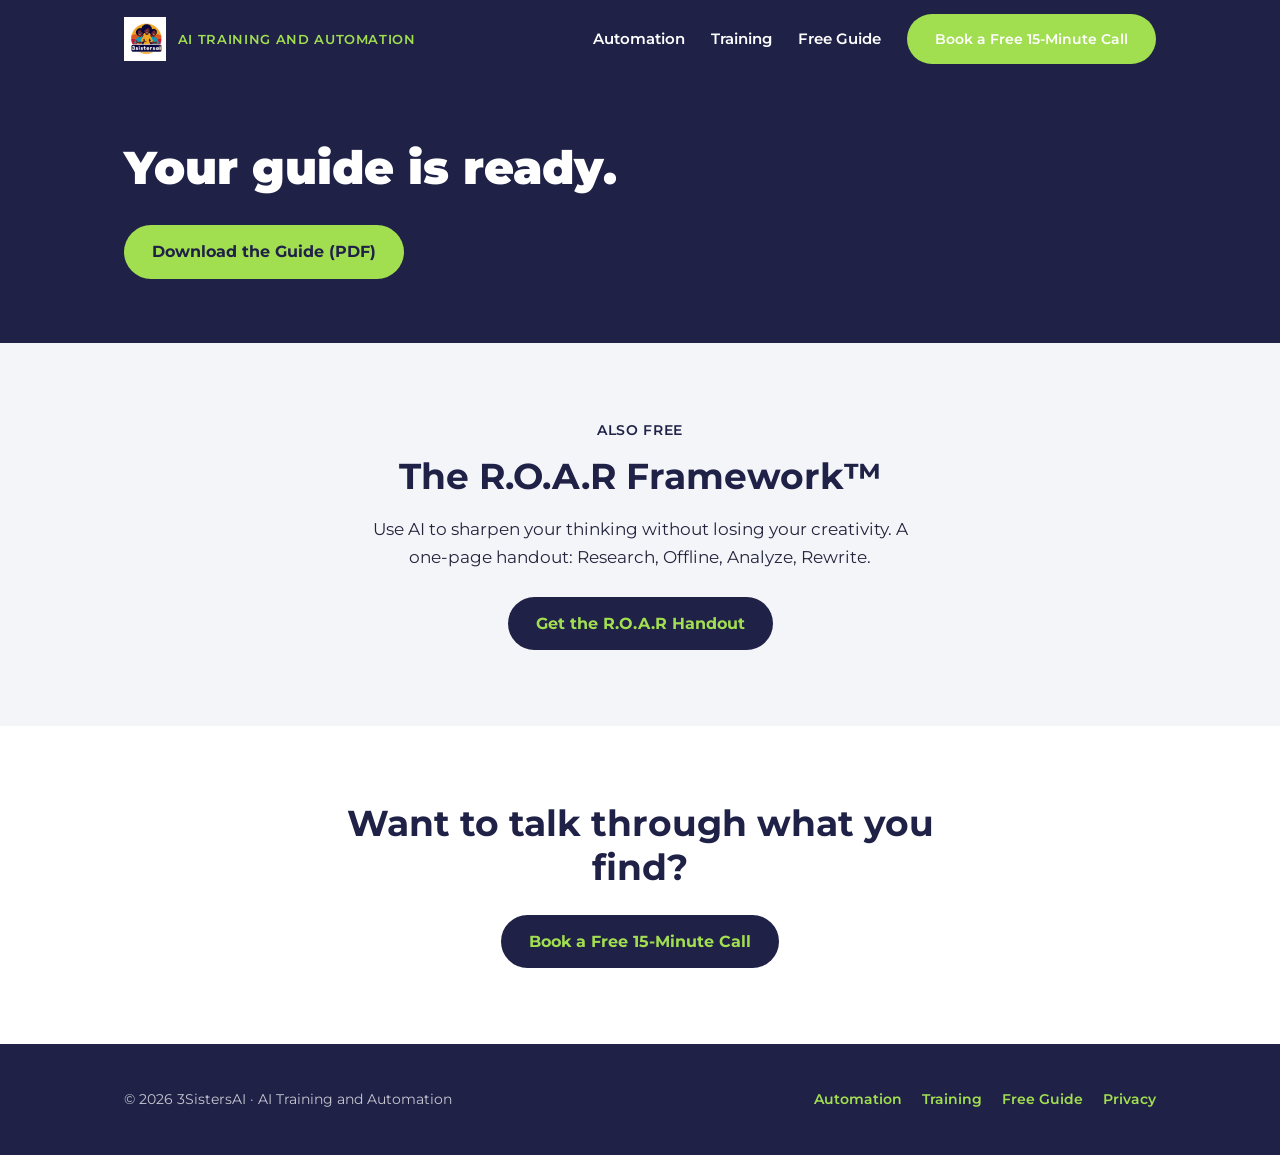
<file: guide/thanks/index.html>
<!DOCTYPE html>
<html lang="en">
<head>
<meta charset="utf-8">
<meta name="viewport" content="width=device-width, initial-scale=1">
<title>Your Guide Is Ready — 3SistersAI</title>
<meta name="robots" content="noindex">
<link rel="preconnect" href="https://fonts.googleapis.com">
<link href="https://fonts.googleapis.com/css2?family=Montserrat:wght@400;600;700;900&display=swap" rel="stylesheet">
<link rel="stylesheet" href="/assets/style.css">
<link rel="icon" type="image/png" href="/assets/logo.png">
</head>
<body>

<header>
  <div class="nav">
    <a class="nav-brand" href="/">
      <img src="/assets/logo.png" alt="3SistersAI logo">
      <span>AI Training and Automation</span>
    </a>
    <button class="nav-toggle" id="navToggle" aria-label="Toggle menu" aria-expanded="false" aria-controls="navLinks">
      <span class="bar"></span>
      <span class="bar"></span>
      <span class="bar"></span>
    </button>
    <nav class="nav-links" id="navLinks">
      <a href="/automation/">Automation</a>
      <a href="/training/">Training</a>
      <a href="/guide/">Free Guide</a>
      <a class="btn" href="https://calendly.com/trinidad-grange-kyner-threesistersai/15min">Book a Free 15-Minute Call</a>
    </nav>
  </div>
</header>

<div class="page-hero">
  <div class="wrap">
    <h1>Your guide is ready.</h1>
    <p style="margin-top:30px"><a class="btn" href="/assets/5-signs-guide.pdf" download>Download the Guide (PDF)</a></p>
  </div>
</div>

<section class="alt">
  <div class="wrap" style="text-align:center">
    <p style="color:#1f2147;font-size:14px;font-weight:600;letter-spacing:0.05em;text-transform:uppercase;margin-bottom:14px">Also free</p>
    <h2 style="margin:0 auto">The R.O.A.R Framework™</h2>
    <p style="margin:18px auto 0;max-width:560px">Use AI to sharpen your thinking without losing your creativity. A one-page handout: Research, Offline, Analyze, Rewrite.</p>
    <p style="margin-top:26px"><a class="btn" style="background:#1f2147;color:#a2df50" href="/roar/">Get the R.O.A.R Handout</a></p>
  </div>
</section>

<section>
  <div class="wrap" style="text-align:center">
    <h2 style="margin:0 auto">Want to talk through what you find?</h2>
    <p style="margin-top:26px"><a class="btn" style="background:#1f2147;color:#a2df50" href="https://calendly.com/trinidad-grange-kyner-threesistersai/15min">Book a Free 15-Minute Call</a></p>
  </div>
</section>

<footer>
  <div class="wrap">
    <div>© 2026 3SistersAI · AI Training and Automation</div>
    <nav>
      <a href="/automation/">Automation</a>
      <a href="/training/">Training</a>
      <a href="/guide/">Free Guide</a>
      <a href="/privacy/">Privacy</a>
    </nav>
  </div>
</footer>

<script src="/assets/nav.js" defer></script>
</body>
</html>
</file>
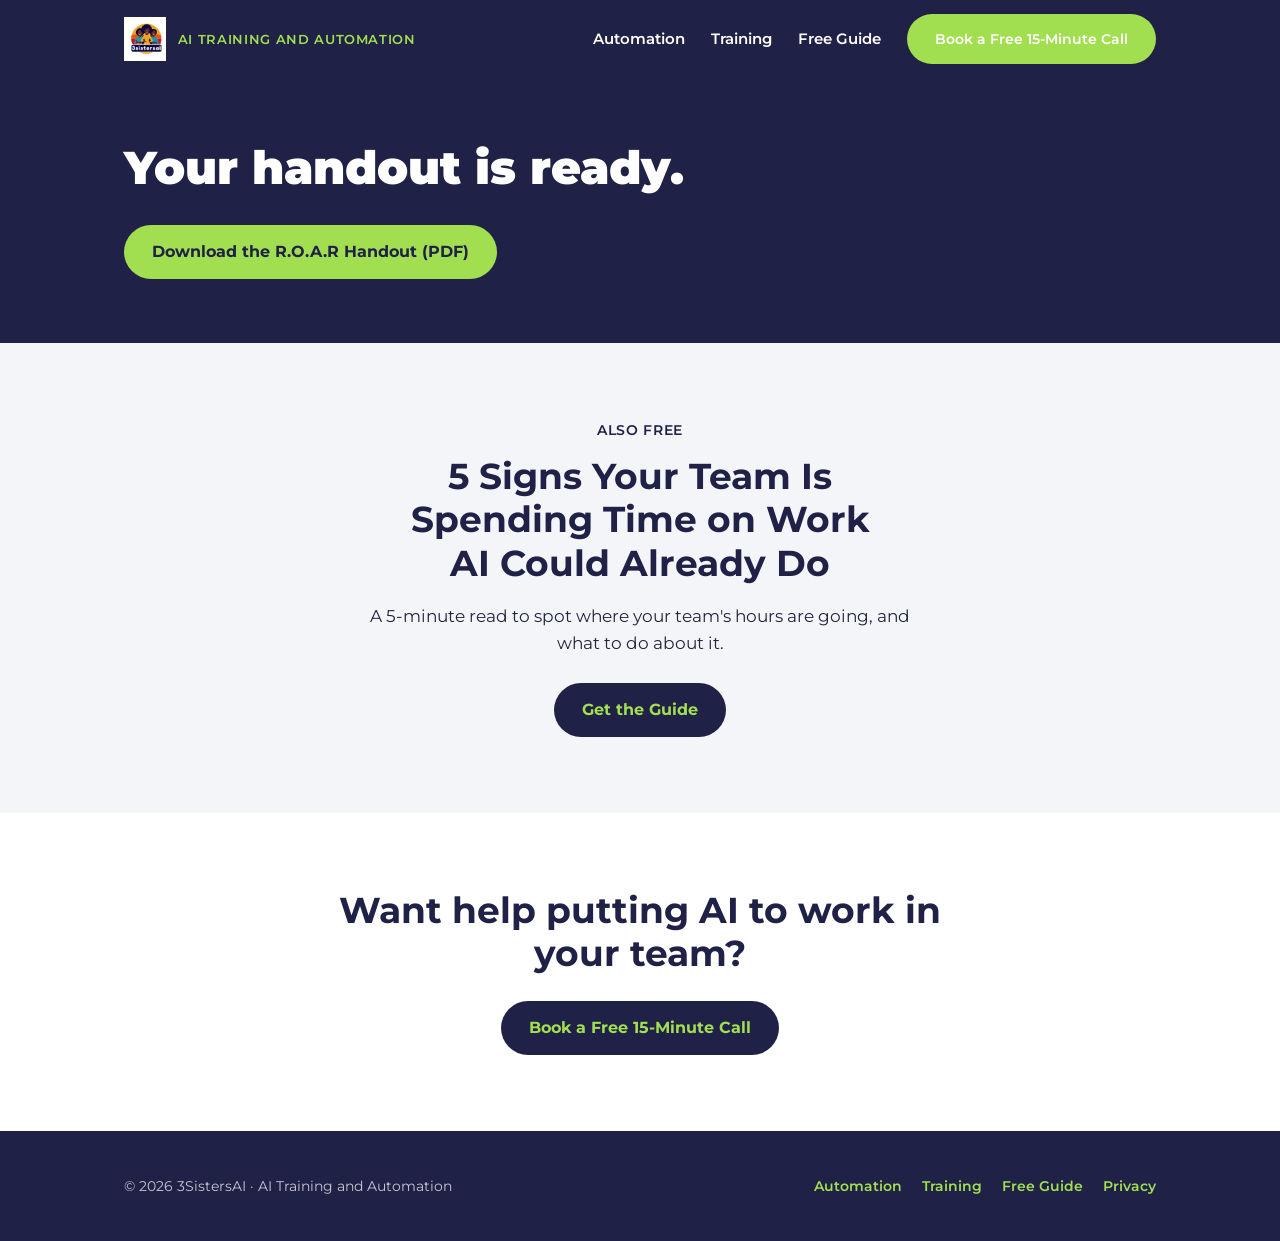
<file: roar/thanks/index.html>
<!DOCTYPE html>
<html lang="en">
<head>
<meta charset="utf-8">
<meta name="viewport" content="width=device-width, initial-scale=1">
<title>Your R.O.A.R Handout Is Ready | 3SistersAI</title>
<meta name="robots" content="noindex">
<link rel="preconnect" href="https://fonts.googleapis.com">
<link href="https://fonts.googleapis.com/css2?family=Montserrat:wght@400;600;700;900&display=swap" rel="stylesheet">
<link rel="stylesheet" href="/assets/style.css">
<link rel="icon" type="image/png" href="/assets/logo.png">
</head>
<body>

<header>
  <div class="nav">
    <a class="nav-brand" href="/">
      <img src="/assets/logo.png" alt="3SistersAI logo">
      <span>AI Training and Automation</span>
    </a>
    <button class="nav-toggle" id="navToggle" aria-label="Toggle menu" aria-expanded="false" aria-controls="navLinks">
      <span class="bar"></span>
      <span class="bar"></span>
      <span class="bar"></span>
    </button>
    <nav class="nav-links" id="navLinks">
      <a href="/automation/">Automation</a>
      <a href="/training/">Training</a>
      <a href="/guide/">Free Guide</a>
      <a class="btn" href="https://calendly.com/trinidad-grange-kyner-threesistersai/15min">Book a Free 15-Minute Call</a>
    </nav>
  </div>
</header>

<div class="page-hero">
  <div class="wrap">
    <h1>Your handout is ready.</h1>
    <p style="margin-top:30px"><a class="btn" href="/assets/roar-framework-handout.pdf" download>Download the R.O.A.R Handout (PDF)</a></p>
  </div>
</div>

<section class="alt">
  <div class="wrap" style="text-align:center">
    <p style="color:#1f2147;font-size:14px;font-weight:600;letter-spacing:0.05em;text-transform:uppercase;margin-bottom:14px">Also free</p>
    <h2 style="margin:0 auto;text-wrap:balance">5 Signs Your Team Is Spending Time on Work AI Could Already Do</h2>
    <p style="margin:18px auto 0;max-width:560px">A 5-minute read to spot where your team's hours are going, and what to do about it.</p>
    <p style="margin-top:26px"><a class="btn" style="background:#1f2147;color:#a2df50" href="/guide/">Get the Guide</a></p>
  </div>
</section>

<section>
  <div class="wrap" style="text-align:center">
    <h2 style="margin:0 auto">Want help putting AI to work in your team?</h2>
    <p style="margin-top:26px"><a class="btn" style="background:#1f2147;color:#a2df50" href="https://calendly.com/trinidad-grange-kyner-threesistersai/15min">Book a Free 15-Minute Call</a></p>
  </div>
</section>

<footer>
  <div class="wrap">
    <div>© 2026 3SistersAI · AI Training and Automation</div>
    <nav>
      <a href="/automation/">Automation</a>
      <a href="/training/">Training</a>
      <a href="/guide/">Free Guide</a>
      <a href="/privacy/">Privacy</a>
    </nav>
  </div>
</footer>

<script src="/assets/nav.js" defer></script>
</body>
</html>
</file>
<file: assets/style.css>
/* 3SistersAI — brand: reference/brand/brand-guide.md */
:root {
  --navy: #1f2147;
  --lime: #a2df50;
  --white: #ffffff;
  --muted: rgba(255, 255, 255, 0.75);
  --ink: #23253d;
  --ink-soft: #55586f;
  --bg: #ffffff;
  --bg-alt: #f4f5f9;
  --radius: 14px;
  --maxw: 1080px;
}

* { margin: 0; padding: 0; box-sizing: border-box; }

html { scroll-behavior: smooth; }

body {
  font-family: 'Montserrat', 'Inter', 'Helvetica Neue', Arial, sans-serif;
  color: var(--ink);
  background: var(--bg);
  line-height: 1.6;
  font-size: 17px;
}

.wrap { max-width: var(--maxw); margin: 0 auto; padding: 0 24px; }

/* Header */
header {
  background: var(--navy);
  position: sticky;
  top: 0;
  z-index: 50;
}
.nav {
  position: relative;
  display: flex;
  align-items: center;
  justify-content: space-between;
  padding: 14px 24px;
  max-width: var(--maxw);
  margin: 0 auto;
}
.nav-brand { display: flex; align-items: center; gap: 12px; text-decoration: none; }
.nav-brand img { height: 44px; width: auto; display: block; }
.nav-brand span {
  color: var(--lime);
  font-size: 13px;
  font-weight: 600;
  letter-spacing: 0.05em;
  text-transform: uppercase;
}
.nav-links { display: flex; align-items: center; gap: 26px; }
.nav-links a {
  color: var(--white);
  text-decoration: none;
  font-weight: 600;
  font-size: 15px;
}
.nav-links a:hover { color: var(--lime); }
.nav-links a.btn { font-size: 14px; }

/* Mobile nav toggle */
.nav-toggle {
  display: none;
  flex-direction: column;
  justify-content: center;
  gap: 5px;
  width: 40px;
  height: 40px;
  background: none;
  border: none;
  cursor: pointer;
  padding: 8px;
}
.nav-toggle .bar {
  display: block;
  width: 24px;
  height: 2px;
  background: var(--white);
  border-radius: 2px;
  transition: transform 0.2s ease, opacity 0.2s ease;
}
.nav-toggle[aria-expanded="true"] .bar:nth-child(1) { transform: translateY(7px) rotate(45deg); }
.nav-toggle[aria-expanded="true"] .bar:nth-child(2) { opacity: 0; }
.nav-toggle[aria-expanded="true"] .bar:nth-child(3) { transform: translateY(-7px) rotate(-45deg); }

/* Buttons */
.btn {
  display: inline-block;
  background: var(--lime);
  color: var(--navy);
  font-weight: 700;
  text-decoration: none;
  padding: 14px 28px;
  border-radius: 999px;
  border: none;
  font-size: 16px;
  font-family: inherit;
  cursor: pointer;
  transition: transform 0.12s ease, box-shadow 0.12s ease;
}
.btn:hover { transform: translateY(-2px); box-shadow: 0 6px 18px rgba(31, 33, 71, 0.25); }
.btn-ghost {
  background: transparent;
  color: var(--lime);
  border: 2px solid var(--lime);
}
.btn-ghost:hover { background: rgba(162, 223, 80, 0.1); }

/* Hero */
.hero {
  background: var(--navy);
  color: var(--white);
  padding: 88px 0 96px;
}
.hero .pre {
  color: var(--lime);
  font-size: 14px;
  font-weight: 600;
  letter-spacing: 0.05em;
  text-transform: uppercase;
  margin-bottom: 18px;
}
.hero h1 {
  font-size: clamp(38px, 6vw, 62px);
  font-weight: 900;
  line-height: 1.1;
  max-width: 15ch;
}
.hero .sub {
  color: var(--muted);
  font-size: 19px;
  max-width: 58ch;
  margin: 24px 0 36px;
}
.hero .cta-note { color: var(--muted); font-size: 14px; margin-top: 14px; font-style: italic; }

/* Sections */
section { padding: 76px 0; }
section.alt { background: var(--bg-alt); }
.label {
  color: #6a8f2f;
  font-size: 13px;
  font-weight: 700;
  letter-spacing: 0.08em;
  text-transform: uppercase;
  margin-bottom: 10px;
}
h2 {
  font-size: clamp(26px, 4vw, 36px);
  font-weight: 700;
  color: var(--navy);
  line-height: 1.2;
  max-width: 26ch;
}
.section-intro { color: var(--ink-soft); max-width: 60ch; margin-top: 14px; }

/* Pain list */
.pain-list { list-style: none; margin: 34px 0 26px; display: grid; gap: 14px; }
.pain-list li {
  background: var(--white);
  border-left: 5px solid var(--lime);
  border-radius: 8px;
  padding: 18px 22px;
  font-weight: 600;
  color: var(--navy);
  box-shadow: 0 2px 8px rgba(31, 33, 71, 0.07);
}
.pain-close { font-size: 18px; color: var(--ink); max-width: 58ch; }

/* Cards */
.cards { display: grid; grid-template-columns: repeat(auto-fit, minmax(280px, 1fr)); gap: 22px; margin-top: 38px; }
.card {
  background: var(--white);
  border-radius: var(--radius);
  padding: 30px 28px;
  box-shadow: 0 3px 14px rgba(31, 33, 71, 0.08);
  border-top: 4px solid var(--lime);
}
.card h3 { color: var(--navy); font-size: 20px; font-weight: 700; margin-bottom: 10px; }
.card p { color: var(--ink-soft); font-size: 16px; }
.card .price { color: var(--navy); font-weight: 700; margin-top: 14px; font-size: 15px; }
.card .price s { color: var(--ink-soft); font-weight: 400; }

/* Steps */
.steps { counter-reset: step; display: grid; gap: 26px; margin-top: 38px; }
.step { display: flex; gap: 22px; align-items: flex-start; }
.step::before {
  counter-increment: step;
  content: counter(step);
  flex: 0 0 52px;
  height: 52px;
  border-radius: 50%;
  background: var(--navy);
  color: var(--lime);
  font-weight: 900;
  font-size: 22px;
  display: flex;
  align-items: center;
  justify-content: center;
}
.step h3 { color: var(--navy); font-size: 19px; font-weight: 700; }
.step p { color: var(--ink-soft); font-size: 16px; max-width: 62ch; }

/* Testimonial */
.quote-block {
  background: var(--navy);
  color: var(--white);
  border-radius: var(--radius);
  padding: 46px 44px;
  margin-top: 38px;
}
.quote-block blockquote {
  font-size: 20px;
  line-height: 1.55;
  font-weight: 600;
  max-width: 62ch;
}
.quote-block blockquote::before { content: "\201C"; color: var(--lime); font-size: 42px; line-height: 0; margin-right: 6px; }
.quote-block cite {
  display: block;
  margin-top: 22px;
  color: var(--lime);
  font-style: normal;
  font-weight: 600;
  font-size: 15px;
}
.quote-context { color: var(--muted); font-size: 15px; margin-top: 18px; max-width: 66ch; }

/* Guide promo */
.promo {
  display: flex;
  flex-wrap: wrap;
  align-items: center;
  justify-content: space-between;
  gap: 24px;
  background: var(--white);
  border: 2px solid var(--lime);
  border-radius: var(--radius);
  padding: 34px 36px;
}
.promo p { font-size: 18px; font-weight: 600; color: var(--navy); max-width: 46ch; }

/* FAQ */
.faq { margin-top: 34px; display: grid; gap: 12px; }
.faq details {
  background: var(--white);
  border-radius: 10px;
  padding: 20px 24px;
  box-shadow: 0 2px 8px rgba(31, 33, 71, 0.07);
}
.faq summary { font-weight: 700; color: var(--navy); cursor: pointer; font-size: 17px; }
.faq details p { margin-top: 12px; color: var(--ink-soft); }

/* Final CTA band */
.cta-band { background: var(--navy); color: var(--white); text-align: center; padding: 80px 0; }
.cta-band h2 { color: var(--white); margin: 0 auto 28px; }
.cta-band .cta-note { color: var(--muted); font-size: 14px; margin-top: 14px; font-style: italic; }

/* Forms */
.form-card {
  background: var(--white);
  border-radius: var(--radius);
  padding: 40px 38px;
  box-shadow: 0 4px 20px rgba(31, 33, 71, 0.1);
  max-width: 480px;
}
.form-card label { display: block; font-weight: 600; color: var(--navy); font-size: 15px; margin: 18px 0 6px; }
.form-card input {
  width: 100%;
  padding: 13px 16px;
  border: 2px solid #d8dae6;
  border-radius: 8px;
  font-size: 16px;
  font-family: inherit;
}
.form-card input:focus { outline: none; border-color: var(--lime); }
.form-card .btn { width: 100%; margin-top: 26px; }
.form-msg { margin-top: 16px; font-size: 15px; font-weight: 600; }
.form-msg.err { color: #b3261e; }
.hp { position: absolute; left: -9999px; opacity: 0; }

/* Subscribe */
.subscribe { text-align: center; }
.subscribe h2 { margin: 0 auto; }
.subscribe .section-intro { margin: 14px auto 0; }
.subscribe-form { margin-top: 34px; display: flex; justify-content: center; }
.subscribe-form .form-card { text-align: left; }

/* Footer */
footer { background: var(--navy); color: var(--muted); padding: 44px 0; font-size: 14px; }
footer .wrap { display: flex; flex-wrap: wrap; justify-content: space-between; gap: 18px; align-items: center; }
footer a { color: var(--lime); text-decoration: none; font-weight: 600; }
footer nav { display: flex; flex-wrap: wrap; gap: 12px 20px; }

/* Page hero (inner pages) */
.page-hero { background: var(--navy); color: var(--white); padding: 64px 0; }
.page-hero h1 { font-size: clamp(30px, 5vw, 46px); font-weight: 900; line-height: 1.15; max-width: 20ch; }
.page-hero .sub { color: var(--muted); font-size: 18px; max-width: 58ch; margin-top: 18px; }

/* Legal / prose pages */
.legal { max-width: 70ch; }
.legal > p:first-child { color: var(--ink-soft); font-size: 15px; margin-bottom: 40px; }
.legal h2 { font-size: 21px; margin-top: 38px; margin-bottom: 10px; }
.legal h2:first-of-type { margin-top: 0; }
.legal p { color: var(--ink-soft); margin-top: 4px; }

.empty-state {
  background: var(--bg-alt);
  border: 2px dashed #c9ccdd;
  border-radius: var(--radius);
  padding: 34px;
  text-align: center;
  color: var(--ink-soft);
  font-size: 17px;
  margin-top: 30px;
}

@media (max-width: 720px) {
  .nav-toggle { display: flex; }
  .nav-links {
    position: absolute;
    top: 100%;
    left: 0;
    right: 0;
    flex-direction: column;
    align-items: stretch;
    gap: 0;
    background: var(--navy);
    padding: 0 24px;
    max-height: 0;
    overflow: hidden;
    transition: max-height 0.25s ease;
  }
  .nav-links.open { max-height: 320px; padding: 10px 24px 22px; }
  .nav-links a:not(.btn) { display: block; padding: 13px 0; border-bottom: 1px solid rgba(255, 255, 255, 0.12); }
  .nav-links a.btn { display: block; text-align: center; margin: 18px 0 6px; }
  .hero { padding: 60px 0 68px; }
  section { padding: 56px 0; }
  .quote-block { padding: 32px 26px; }
}

@media (max-width: 400px) {
  .nav-brand span { display: none; }
}
</file>
